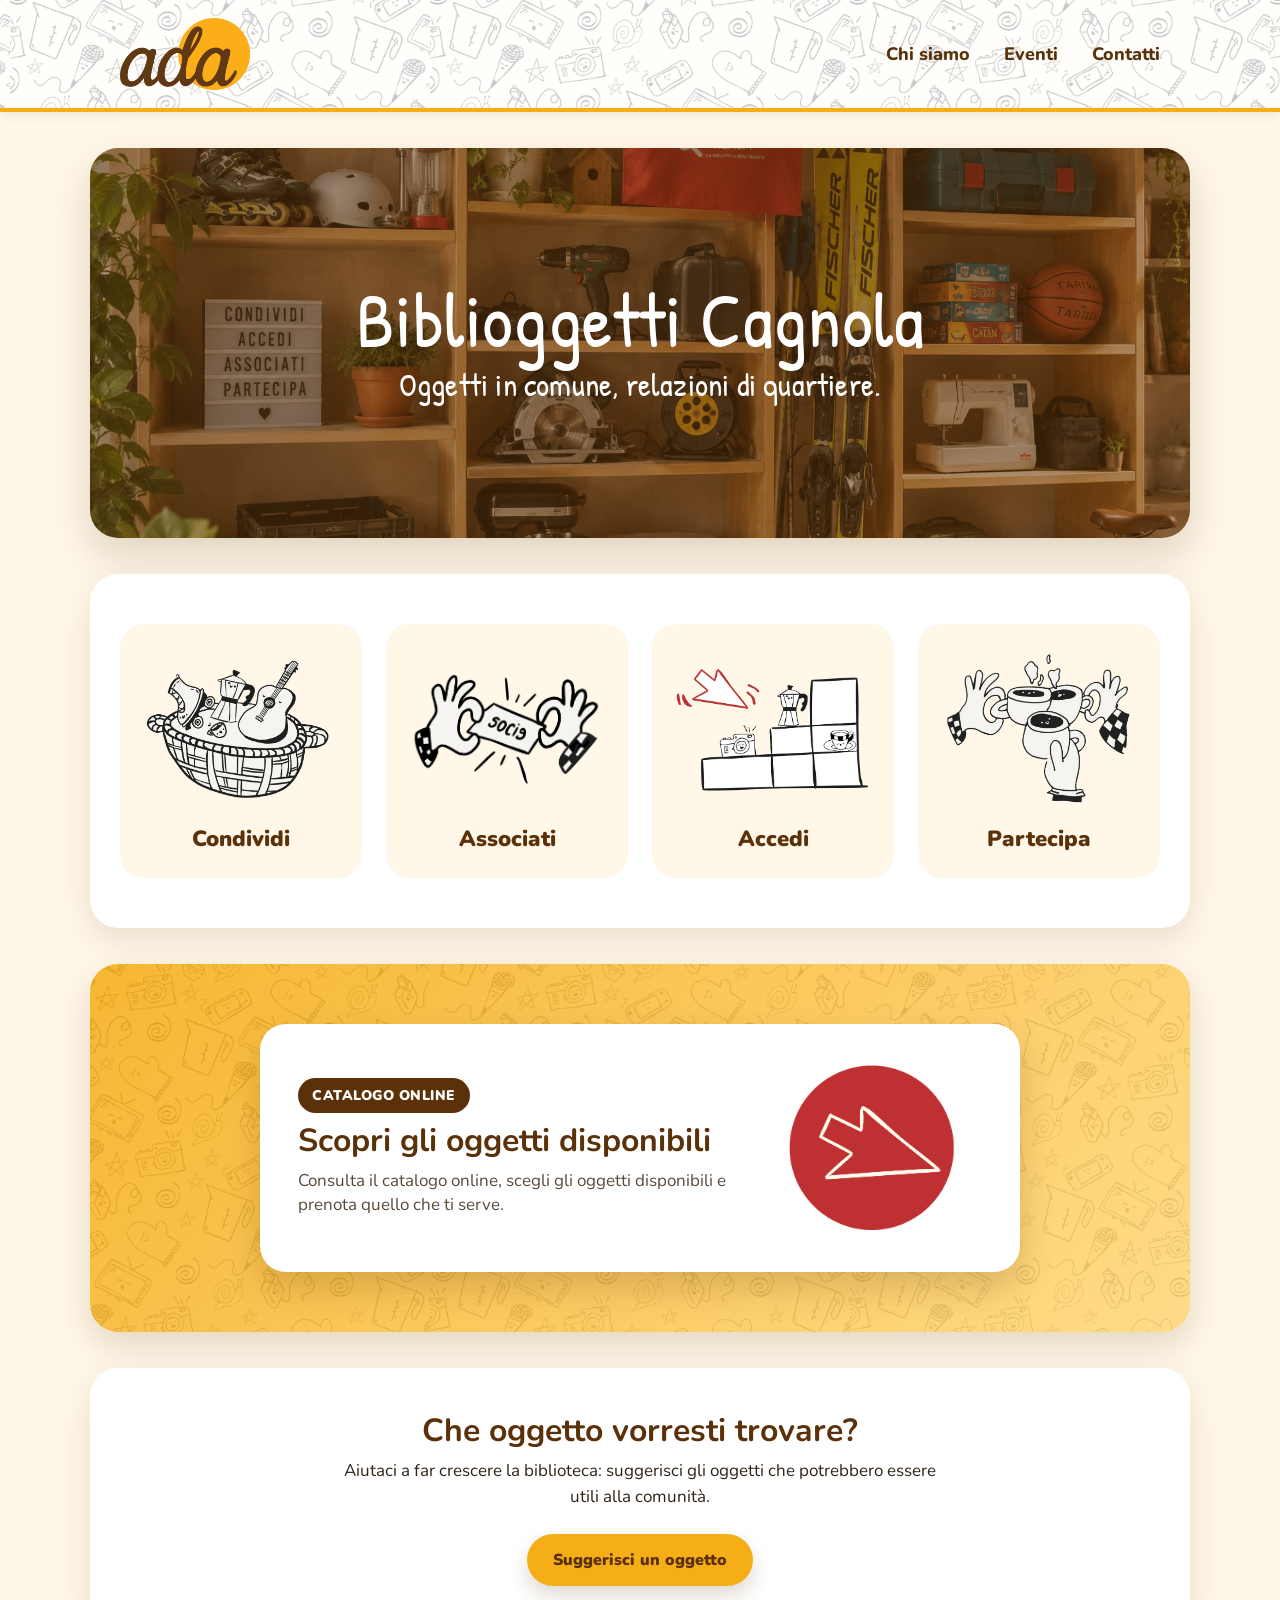
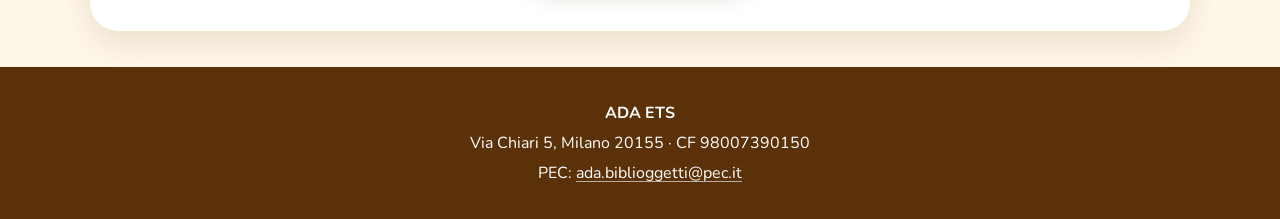
<file: index.html>
<!DOCTYPE html>
<html lang="it">
<head>
  <meta charset="UTF-8">
  <meta name="viewport" content="width=device-width, initial-scale=1.0">
  <title>Biblioggetti Cagnola - Biblioteca degli Oggetti</title>
  <link rel="preconnect" href="https://fonts.googleapis.com">
  <link rel="preconnect" href="https://fonts.gstatic.com" crossorigin>
  <link href="https://fonts.googleapis.com/css2?family=Nunito:wght@600;700;800;900&display=swap" rel="stylesheet">
  <link rel="stylesheet" href="style.css?v=20260829-hero-catalog-menu-fix">
</head>
<body>
<header>
  <div class="header-container">
    <a class="logo" href="index.html" aria-label="Vai alla home">
      <img src="logo.png" alt="Logo ADA">
    </a>

    <nav aria-label="Menu principale">
      <ul class="menu">
        <li class="menu-item">
          <a href="manifesto.html">Chi siamo</a>
          <ul class="dropdown">
            <li><a href="manifesto.html">Manifesto</a></li>
          </ul>
        </li>
        <li class="menu-item">
          <a href="calendario.html">Eventi</a>
          <ul class="dropdown">
            <li><a href="calendario.html">Calendario</a></li>
            <li><a href="storia.html">Storia</a></li>
          </ul>
        </li>
        <li class="menu-item">
          <a href="contatti.html">Contatti</a>
          <ul class="dropdown">
            <li><a href="dove-ci-trovi.html">Dove ci trovi</a></li>
            <li><a href="contatti.html">Contatti</a></li>
          </ul>
        </li>
      </ul>
    </nav>

    <button class="mobile-menu-button" type="button" aria-label="Apri il menu" aria-expanded="false" aria-controls="mobile-menu">
      <span aria-hidden="true"></span>
      <span aria-hidden="true"></span>
      <span aria-hidden="true"></span>
    </button>

    <nav class="mobile-menu-panel" id="mobile-menu" aria-label="Menu mobile">
      <a aria-current="page" href="index.html">Home</a>
      <a href="manifesto.html">Manifesto</a>
      <a href="calendario.html">Calendario</a>
      <a href="storia.html">Storia</a>
      <a href="dove-ci-trovi.html">Dove ci trovi</a>
      <a href="contatti.html">Contatti</a>
    </nav>
  </div>
</header>


<main>
  <section class="hero">
    <div class="hero-text">
      <h1>Biblioggetti Cagnola</h1>
      <p>Oggetti in comune, relazioni di quartiere.</p>
    </div>
  </section>

  <section class="features" aria-label="Azioni principali">
    <article class="feature" tabindex="0">
      <div class="feature-inner">
        <div class="feature-face feature-front">
          <img src="card-condividi.png" alt="Oggetti messi in comune">
          <p>Condividi</p>
        </div>
        <div class="feature-face feature-back">
          <h2>Condividi</h2>
          <p>Porta almeno un oggetto in ottimo stato.</p>
        </div>
      </div>
    </article>

    <article class="feature" tabindex="0">
      <div class="feature-inner">
        <div class="feature-face feature-front">
          <img src="card-associati.png" alt="Tessera associativa">
          <p>Associati</p>
        </div>
        <div class="feature-face feature-back">
          <h2>Associati</h2>
          <p>Attiva la tessera al prezzo di 15€.</p>
        </div>
      </div>
    </article>

    <article class="feature" tabindex="0">
      <div class="feature-inner">
        <div class="feature-face feature-front">
          <img src="card-accedi.png" alt="Accesso al catalogo">
          <p>Accedi</p>
        </div>
        <div class="feature-face feature-back">
          <h2>Accedi</h2>
          <p>Seleziona gli oggetti che desideri, prenotali e vieni a ritirarli.</p>
        </div>
      </div>
    </article>

    <article class="feature" tabindex="0">
      <div class="feature-inner">
        <div class="feature-face feature-front">
          <img src="card-partecipa.png" alt="Partecipazione alla biblioteca">
          <p>Partecipa</p>
        </div>
        <div class="feature-face feature-back">
          <h2>Partecipa</h2>
          <p>Ripara, sistema, tieni aperta la biblioteca e prenditene cura.</p>
        </div>
      </div>
    </article>
  </section>

  <section class="catalogo" aria-labelledby="catalogo-title">
    <div class="catalog-card">
      <div class="catalog-text">
        <span>Catalogo online</span>
        <h2 id="catalogo-title">
          <a class="catalog-title-link" href="https://prealpi.leila.srl/" target="_blank" rel="noopener">Scopri gli oggetti disponibili</a>
        </h2>
        <p>Consulta il catalogo online, scegli gli oggetti disponibili e prenota quello che ti serve.</p>
      </div>
      <a class="catalog-illustration catalog-arrow-link" href="https://prealpi.leila.srl/" target="_blank" rel="noopener" aria-label="Apri il catalogo online">
        <img src="catalogo-freccia.png" alt="">
      </a>
    </div>
  </section>

  <section class="extra wishlist">
    <h2>Che oggetto vorresti trovare?</h2>
    <p>Aiutaci a far crescere la biblioteca: suggerisci gli oggetti che potrebbero essere utili alla comunità.</p>
    <a class="wishlist-button" href="mailto:ada.biblioggetti@yahoo.com?subject=Suggerimento%20oggetto%20per%20Biblioggetti">Suggerisci un oggetto</a>
  </section>
</main>

<footer>
  <p><strong>ADA ETS</strong></p>
  <p>Via Chiari 5, Milano 20155 · CF 98007390150</p>
  <p>PEC: <a href="mailto:ada.biblioggetti@pec.it">ada.biblioggetti@pec.it</a></p>
</footer>
<script>
(function () {
  var button = document.querySelector('.mobile-menu-button');
  var panel = document.querySelector('.mobile-menu-panel');

  if (!button || !panel) {
    return;
  }

  function closeMenu() {
    document.body.classList.remove('menu-open');
    button.setAttribute('aria-expanded', 'false');
    button.setAttribute('aria-label', 'Apri il menu');
  }

  button.addEventListener('click', function () {
    var isOpen = document.body.classList.toggle('menu-open');
    button.setAttribute('aria-expanded', isOpen ? 'true' : 'false');
    button.setAttribute('aria-label', isOpen ? 'Chiudi il menu' : 'Apri il menu');
  });

  panel.addEventListener('click', function (event) {
    if (event.target.tagName === 'A') {
      closeMenu();
    }
  });

  document.addEventListener('keydown', function (event) {
    if (event.key === 'Escape') {
      closeMenu();
    }
  });
}());
</script>
</body>
</html>
</file>
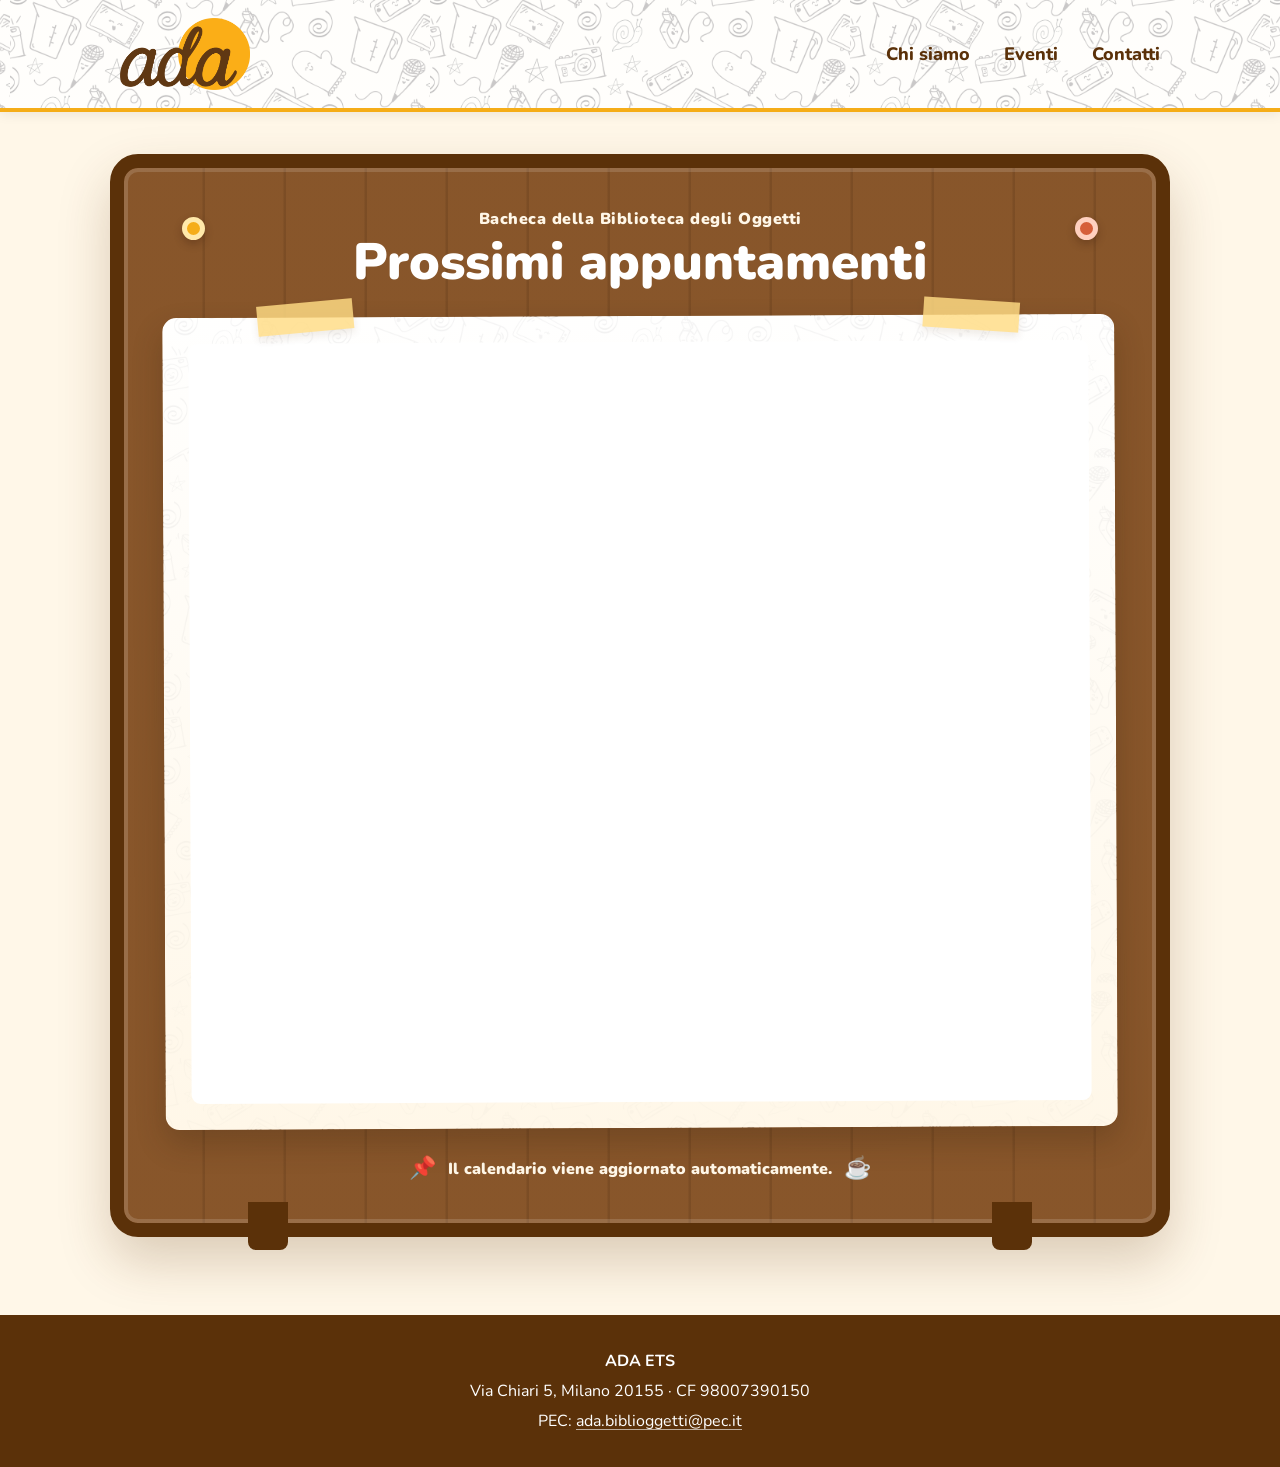
<file: calendario.html>
<!DOCTYPE html>
<html lang="it">
<head>
  <meta charset="UTF-8">
  <meta name="viewport" content="width=device-width, initial-scale=1.0">
  <title>Calendario - Biblioggetti Cagnola</title>
  <link rel="preconnect" href="https://fonts.googleapis.com">
  <link rel="preconnect" href="https://fonts.gstatic.com" crossorigin>
  <link href="https://fonts.googleapis.com/css2?family=Nunito:wght@600;700;800;900&display=swap" rel="stylesheet">
  <link rel="stylesheet" href="style.css?v=20260829-produzione">
</head>
<body>
<header>
  <div class="header-container">
    <a class="logo" href="index.html" aria-label="Vai alla home">
      <img src="logo.png" alt="Logo ADA">
    </a>

    <nav aria-label="Menu principale">
      <ul class="menu">
        <li class="menu-item">
          <a href="manifesto.html">Chi siamo</a>
          <ul class="dropdown">
            <li><a href="manifesto.html">Manifesto</a></li>
          </ul>
        </li>
        <li class="menu-item">
          <a href="calendario.html">Eventi</a>
          <ul class="dropdown">
            <li><a aria-current="page" href="calendario.html">Calendario</a></li>
            <li><a href="storia.html">Storia</a></li>
          </ul>
        </li>
        <li class="menu-item">
          <a href="contatti.html">Contatti</a>
          <ul class="dropdown">
            <li><a href="dove-ci-trovi.html">Dove ci trovi</a></li>
            <li><a href="contatti.html">Contatti</a></li>
          </ul>
        </li>
      </ul>
    </nav>

    <button class="mobile-menu-button" type="button" aria-label="Apri il menu" aria-expanded="false" aria-controls="mobile-menu">
      <span aria-hidden="true"></span>
      <span aria-hidden="true"></span>
      <span aria-hidden="true"></span>
    </button>

    <nav class="mobile-menu-panel" id="mobile-menu" aria-label="Menu mobile">
      <a href="index.html">Home</a>
      <a href="manifesto.html">Manifesto</a>
      <a aria-current="page" href="calendario.html">Calendario</a>
      <a href="storia.html">Storia</a>
      <a href="dove-ci-trovi.html">Dove ci trovi</a>
      <a href="contatti.html">Contatti</a>
    </nav>
  </div>
</header>


<main class="calendar-board-page">
  <section class="object-noticeboard" aria-label="Bacheca degli appuntamenti">
    <div class="noticeboard-heading">
      <span class="noticeboard-pin noticeboard-pin-left" aria-hidden="true"></span>
      <div>
        <p class="noticeboard-heading-small">Bacheca della Biblioteca degli Oggetti</p>
        <h1>Prossimi appuntamenti</h1>
      </div>
      <span class="noticeboard-pin noticeboard-pin-right" aria-hidden="true"></span>
    </div>

    <div class="calendar-paper-board">
      <iframe class="google-calendar-board calendar-desktop" src="https://calendar.google.com/calendar/embed?src=ada.biblioggetti%40yahoo.com&ctz=Europe%2FRome" title="Calendario degli appuntamenti della Biblioteca degli Oggetti" loading="lazy"></iframe>
      <iframe class="google-calendar-board calendar-mobile" src="https://calendar.google.com/calendar/embed?src=ada.biblioggetti%40yahoo.com&ctz=Europe%2FRome&mode=AGENDA" title="Elenco appuntamenti della Biblioteca degli Oggetti" loading="lazy"></iframe>
    </div>

    <div class="noticeboard-caption">
      <span aria-hidden="true">📌</span>
      <p>Il calendario viene aggiornato automaticamente.</p>
      <span aria-hidden="true">☕</span>
    </div>
  </section>
</main>

<footer>
  <p><strong>ADA ETS</strong></p>
  <p>Via Chiari 5, Milano 20155 · CF 98007390150</p>
  <p>PEC: <a href="mailto:ada.biblioggetti@pec.it">ada.biblioggetti@pec.it</a></p>
</footer>
<script>
(function () {
  var button = document.querySelector('.mobile-menu-button');
  var panel = document.querySelector('.mobile-menu-panel');

  if (!button || !panel) {
    return;
  }

  function closeMenu() {
    document.body.classList.remove('menu-open');
    button.setAttribute('aria-expanded', 'false');
    button.setAttribute('aria-label', 'Apri il menu');
  }

  button.addEventListener('click', function () {
    var isOpen = document.body.classList.toggle('menu-open');
    button.setAttribute('aria-expanded', isOpen ? 'true' : 'false');
    button.setAttribute('aria-label', isOpen ? 'Chiudi il menu' : 'Apri il menu');
  });

  panel.addEventListener('click', function (event) {
    if (event.target.tagName === 'A') {
      closeMenu();
    }
  });

  document.addEventListener('keydown', function (event) {
    if (event.key === 'Escape') {
      closeMenu();
    }
  });
}());
</script>
</body>
</html>
</file>
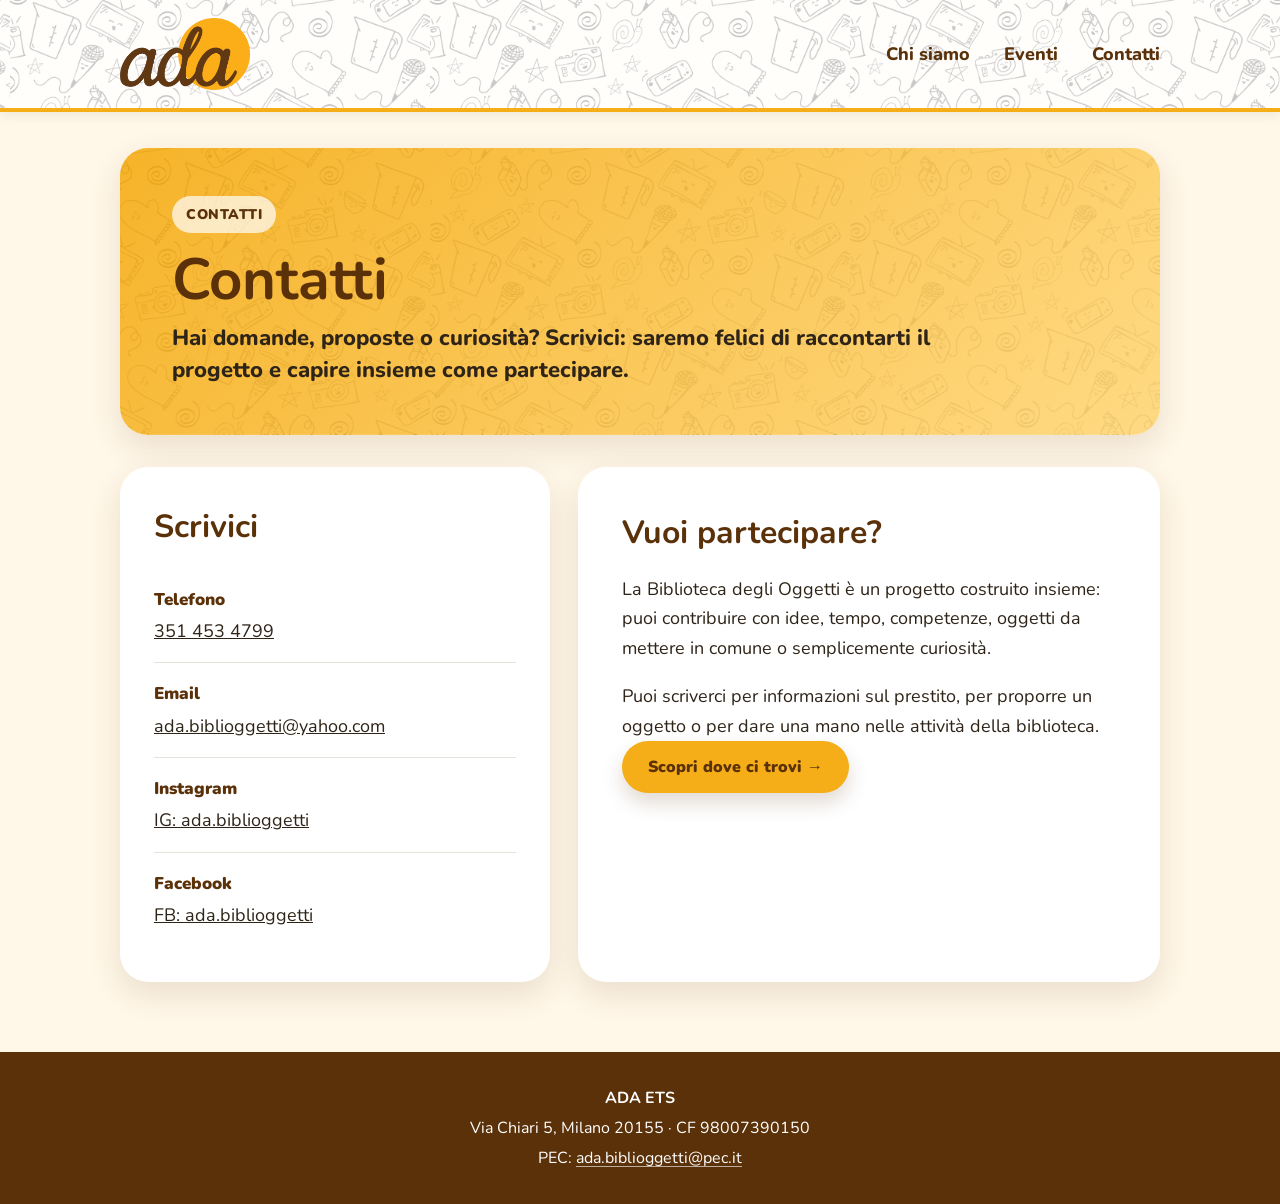
<file: contatti.html>
<!DOCTYPE html>
<html lang="it">
<head>
  <meta charset="UTF-8">
  <meta name="viewport" content="width=device-width, initial-scale=1.0">
  <title>Contatti - Biblioggetti Cagnola</title>
  <link rel="preconnect" href="https://fonts.googleapis.com">
  <link rel="preconnect" href="https://fonts.gstatic.com" crossorigin>
  <link href="https://fonts.googleapis.com/css2?family=Nunito:wght@600;700;800;900&display=swap" rel="stylesheet">
  <link rel="stylesheet" href="style.css?v=20260829-produzione">
</head>
<body>
<header>
  <div class="header-container">
    <a class="logo" href="index.html" aria-label="Vai alla home">
      <img src="logo.png" alt="Logo ADA">
    </a>

    <nav aria-label="Menu principale">
      <ul class="menu">
        <li class="menu-item">
          <a href="manifesto.html">Chi siamo</a>
          <ul class="dropdown">
            <li><a href="manifesto.html">Manifesto</a></li>
          </ul>
        </li>
        <li class="menu-item">
          <a href="calendario.html">Eventi</a>
          <ul class="dropdown">
            <li><a href="calendario.html">Calendario</a></li>
            <li><a href="storia.html">Storia</a></li>
          </ul>
        </li>
        <li class="menu-item">
          <a href="contatti.html">Contatti</a>
          <ul class="dropdown">
            <li><a href="dove-ci-trovi.html">Dove ci trovi</a></li>
            <li><a aria-current="page" href="contatti.html">Contatti</a></li>
          </ul>
        </li>
      </ul>
    </nav>

    <button class="mobile-menu-button" type="button" aria-label="Apri il menu" aria-expanded="false" aria-controls="mobile-menu">
      <span aria-hidden="true"></span>
      <span aria-hidden="true"></span>
      <span aria-hidden="true"></span>
    </button>

    <nav class="mobile-menu-panel" id="mobile-menu" aria-label="Menu mobile">
      <a href="index.html">Home</a>
      <a href="manifesto.html">Manifesto</a>
      <a href="calendario.html">Calendario</a>
      <a href="storia.html">Storia</a>
      <a href="dove-ci-trovi.html">Dove ci trovi</a>
      <a aria-current="page" href="contatti.html">Contatti</a>
    </nav>
  </div>
</header>


<main class="contact-page">
  <section class="contact-intro">
    <span class="page-tag">Contatti</span>
    <h1>Contatti</h1>
    <p>Hai domande, proposte o curiosità? Scrivici: saremo felici di raccontarti il progetto e capire insieme come partecipare.</p>
  </section>

  <section class="contact-content">
    <div class="contact-card">
      <h2>Scrivici</h2>
      <div class="contact-row">
        <strong>Telefono</strong>
        <span><a href="tel:+393514534799">351 453 4799</a></span>
      </div>
      <div class="contact-row">
        <strong>Email</strong>
        <span><a href="mailto:ada.biblioggetti@yahoo.com">ada.biblioggetti@yahoo.com</a></span>
      </div>
      <div class="contact-row">
        <strong>Instagram</strong>
        <span><a href="https://www.instagram.com/ada.biblioggetti" target="_blank" rel="noopener">IG: ada.biblioggetti</a></span>
      </div>
      <div class="contact-row">
        <strong>Facebook</strong>
        <span><a href="https://www.facebook.com/ada.biblioggetti" target="_blank" rel="noopener">FB: ada.biblioggetti</a></span>
      </div>
    </div>

    <div class="contact-message">
      <h2>Vuoi partecipare?</h2>
      <p>La Biblioteca degli Oggetti è un progetto costruito insieme: puoi contribuire con idee, tempo, competenze, oggetti da mettere in comune o semplicemente curiosità.</p>
      <p>Puoi scriverci per informazioni sul prestito, per proporre un oggetto o per dare una mano nelle attività della biblioteca.</p>
      <a class="contact-secondary-link" href="dove-ci-trovi.html">Scopri dove ci trovi →</a>
    </div>
  </section>
</main>

<footer>
  <p><strong>ADA ETS</strong></p>
  <p>Via Chiari 5, Milano 20155 · CF 98007390150</p>
  <p>PEC: <a href="mailto:ada.biblioggetti@pec.it">ada.biblioggetti@pec.it</a></p>
</footer>
<script>
(function () {
  var button = document.querySelector('.mobile-menu-button');
  var panel = document.querySelector('.mobile-menu-panel');

  if (!button || !panel) {
    return;
  }

  function closeMenu() {
    document.body.classList.remove('menu-open');
    button.setAttribute('aria-expanded', 'false');
    button.setAttribute('aria-label', 'Apri il menu');
  }

  button.addEventListener('click', function () {
    var isOpen = document.body.classList.toggle('menu-open');
    button.setAttribute('aria-expanded', isOpen ? 'true' : 'false');
    button.setAttribute('aria-label', isOpen ? 'Chiudi il menu' : 'Apri il menu');
  });

  panel.addEventListener('click', function (event) {
    if (event.target.tagName === 'A') {
      closeMenu();
    }
  });

  document.addEventListener('keydown', function (event) {
    if (event.key === 'Escape') {
      closeMenu();
    }
  });
}());
</script>
</body>
</html>
</file>
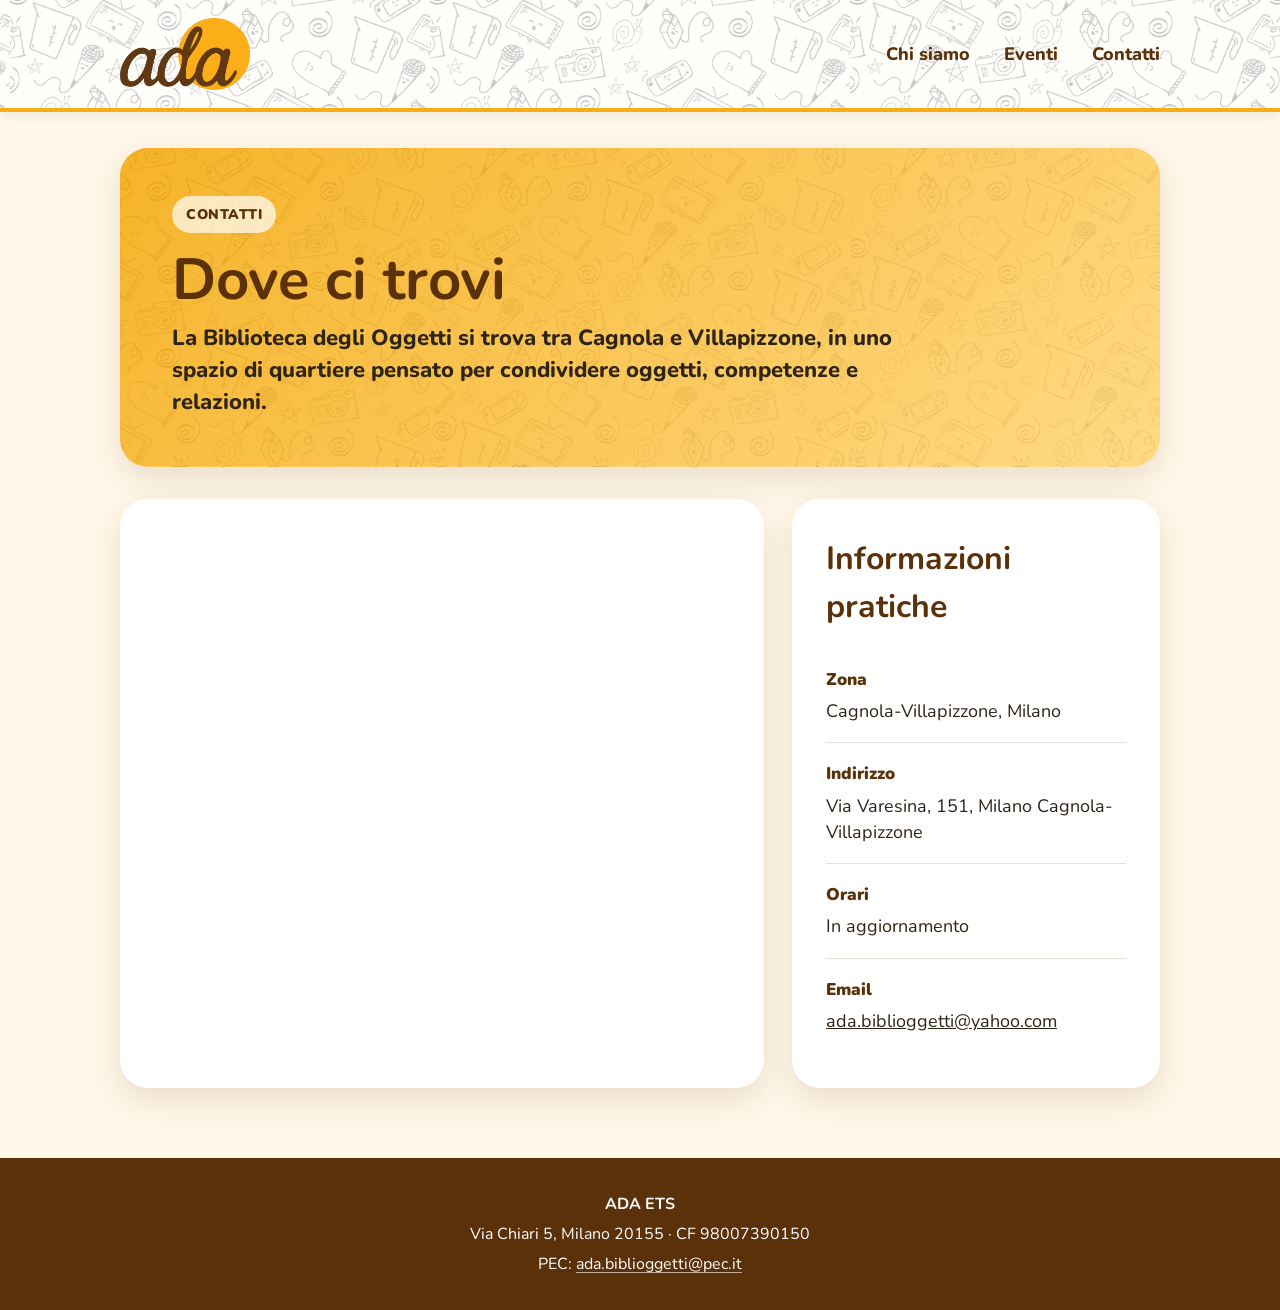
<file: dove-ci-trovi.html>
<!DOCTYPE html>
<html lang="it">
<head>
  <meta charset="UTF-8">
  <meta name="viewport" content="width=device-width, initial-scale=1.0">
  <title>Dove ci trovi - Biblioggetti Cagnola</title>
  <link rel="preconnect" href="https://fonts.googleapis.com">
  <link rel="preconnect" href="https://fonts.gstatic.com" crossorigin>
  <link href="https://fonts.googleapis.com/css2?family=Nunito:wght@600;700;800;900&display=swap" rel="stylesheet">
  <link rel="stylesheet" href="style.css?v=20260829-produzione">
</head>
<body>
<header>
  <div class="header-container">
    <a class="logo" href="index.html" aria-label="Vai alla home">
      <img src="logo.png" alt="Logo ADA">
    </a>

    <nav aria-label="Menu principale">
      <ul class="menu">
        <li class="menu-item">
          <a href="manifesto.html">Chi siamo</a>
          <ul class="dropdown">
            <li><a href="manifesto.html">Manifesto</a></li>
          </ul>
        </li>
        <li class="menu-item">
          <a href="calendario.html">Eventi</a>
          <ul class="dropdown">
            <li><a href="calendario.html">Calendario</a></li>
            <li><a href="storia.html">Storia</a></li>
          </ul>
        </li>
        <li class="menu-item">
          <a href="contatti.html">Contatti</a>
          <ul class="dropdown">
            <li><a aria-current="page" href="dove-ci-trovi.html">Dove ci trovi</a></li>
            <li><a href="contatti.html">Contatti</a></li>
          </ul>
        </li>
      </ul>
    </nav>

    <button class="mobile-menu-button" type="button" aria-label="Apri il menu" aria-expanded="false" aria-controls="mobile-menu">
      <span aria-hidden="true"></span>
      <span aria-hidden="true"></span>
      <span aria-hidden="true"></span>
    </button>

    <nav class="mobile-menu-panel" id="mobile-menu" aria-label="Menu mobile">
      <a href="index.html">Home</a>
      <a href="manifesto.html">Manifesto</a>
      <a href="calendario.html">Calendario</a>
      <a href="storia.html">Storia</a>
      <a aria-current="page" href="dove-ci-trovi.html">Dove ci trovi</a>
      <a href="contatti.html">Contatti</a>
    </nav>
  </div>
</header>


<main class="where-page">
  <section class="where-intro">
    <span class="page-tag">Contatti</span>
    <h1>Dove ci trovi</h1>
    <p>La Biblioteca degli Oggetti si trova tra Cagnola e Villapizzone, in uno spazio di quartiere pensato per condividere oggetti, competenze e relazioni.</p>
  </section>

  <section class="where-content">
    <div class="where-map-placeholder where-map-card">
      <iframe
        class="where-map"
        src="https://www.google.com/maps?q=Via%20Varesina%2C%20151%2C%20Milano&output=embed"
        title="Mappa per raggiungere la Biblioteca degli Oggetti in Via Varesina 151, Milano"
        loading="lazy"
        referrerpolicy="no-referrer-when-downgrade">
      </iframe>
    </div>

    <div class="where-info-card">
      <h2>Informazioni pratiche</h2>
      <div class="where-info-row">
        <strong>Zona</strong>
        <span>Cagnola-Villapizzone, Milano</span>
      </div>
      <div class="where-info-row">
        <strong>Indirizzo</strong>
        <span>Via Varesina, 151, Milano Cagnola-Villapizzone</span>
      </div>
      <div class="where-info-row">
        <strong>Orari</strong>
        <span>In aggiornamento</span>
      </div>
      <div class="where-info-row">
        <strong>Email</strong>
        <span><a href="mailto:ada.biblioggetti@yahoo.com">ada.biblioggetti@yahoo.com</a></span>
      </div>
    </div>
  </section>
</main>

<footer>
  <p><strong>ADA ETS</strong></p>
  <p>Via Chiari 5, Milano 20155 · CF 98007390150</p>
  <p>PEC: <a href="mailto:ada.biblioggetti@pec.it">ada.biblioggetti@pec.it</a></p>
</footer>
<script>
(function () {
  var button = document.querySelector('.mobile-menu-button');
  var panel = document.querySelector('.mobile-menu-panel');

  if (!button || !panel) {
    return;
  }

  function closeMenu() {
    document.body.classList.remove('menu-open');
    button.setAttribute('aria-expanded', 'false');
    button.setAttribute('aria-label', 'Apri il menu');
  }

  button.addEventListener('click', function () {
    var isOpen = document.body.classList.toggle('menu-open');
    button.setAttribute('aria-expanded', isOpen ? 'true' : 'false');
    button.setAttribute('aria-label', isOpen ? 'Chiudi il menu' : 'Apri il menu');
  });

  panel.addEventListener('click', function (event) {
    if (event.target.tagName === 'A') {
      closeMenu();
    }
  });

  document.addEventListener('keydown', function (event) {
    if (event.key === 'Escape') {
      closeMenu();
    }
  });
}());
</script>
</body>
</html>
</file>
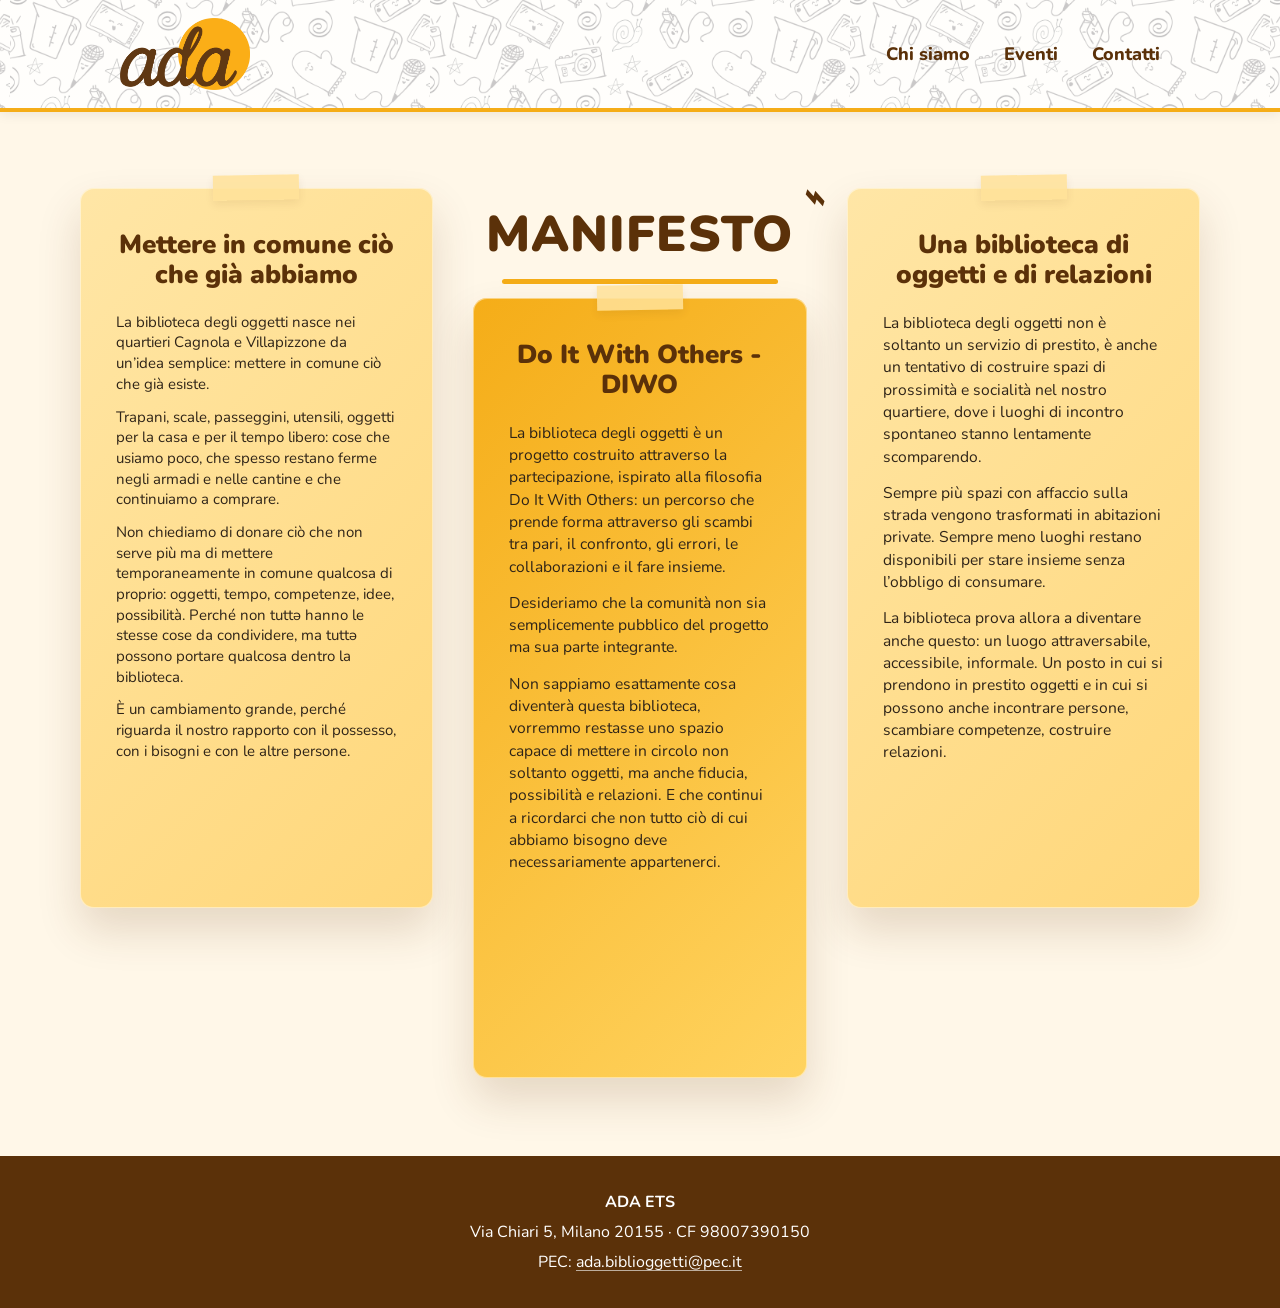
<file: manifesto.html>
<!DOCTYPE html>
<html lang="it">
<head>
  <meta charset="UTF-8">
  <meta name="viewport" content="width=device-width, initial-scale=1.0">
  <title>Manifesto - Biblioggetti Cagnola</title>
  <link rel="preconnect" href="https://fonts.googleapis.com">
  <link rel="preconnect" href="https://fonts.gstatic.com" crossorigin>
  <link href="https://fonts.googleapis.com/css2?family=Nunito:wght@600;700;800;900&display=swap" rel="stylesheet">
  <link rel="stylesheet" href="style.css?v=20260829-produzione">
</head>
<body>
<header>
  <div class="header-container">
    <a class="logo" href="index.html" aria-label="Vai alla home">
      <img src="logo.png" alt="Logo ADA">
    </a>

    <nav aria-label="Menu principale">
      <ul class="menu">
        <li class="menu-item">
          <a href="manifesto.html">Chi siamo</a>
          <ul class="dropdown">
            <li><a aria-current="page" href="manifesto.html">Manifesto</a></li>
          </ul>
        </li>
        <li class="menu-item">
          <a href="calendario.html">Eventi</a>
          <ul class="dropdown">
            <li><a href="calendario.html">Calendario</a></li>
            <li><a href="storia.html">Storia</a></li>
          </ul>
        </li>
        <li class="menu-item">
          <a href="contatti.html">Contatti</a>
          <ul class="dropdown">
            <li><a href="dove-ci-trovi.html">Dove ci trovi</a></li>
            <li><a href="contatti.html">Contatti</a></li>
          </ul>
        </li>
      </ul>
    </nav>

    <button class="mobile-menu-button" type="button" aria-label="Apri il menu" aria-expanded="false" aria-controls="mobile-menu">
      <span aria-hidden="true"></span>
      <span aria-hidden="true"></span>
      <span aria-hidden="true"></span>
    </button>

    <nav class="mobile-menu-panel" id="mobile-menu" aria-label="Menu mobile">
      <a href="index.html">Home</a>
      <a aria-current="page" href="manifesto.html">Manifesto</a>
      <a href="calendario.html">Calendario</a>
      <a href="storia.html">Storia</a>
      <a href="dove-ci-trovi.html">Dove ci trovi</a>
      <a href="contatti.html">Contatti</a>
    </nav>
  </div>
</header>


<main class="manifesto-wall">
  <h1 class="mobile-page-title">Manifesto</h1>
  <section class="manifesto-composition" aria-label="Manifesto della Biblioteca degli Oggetti">
    <article class="manifesto-sheet sheet-left">
      <div class="tape" aria-hidden="true"></div>
      <h1>Mettere in comune ciò che già abbiamo</h1>
      <p>La biblioteca degli oggetti nasce nei quartieri Cagnola e Villapizzone da un’idea semplice: mettere in comune ciò che già esiste.</p>
      <p>Trapani, scale, passeggini, utensili, oggetti per la casa e per il tempo libero: cose che usiamo poco, che spesso restano ferme negli armadi e nelle cantine e che continuiamo a comprare.</p>
      <p>Non chiediamo di donare ciò che non serve più ma di mettere temporaneamente in comune qualcosa di proprio: oggetti, tempo, competenze, idee, possibilità. Perché non tuttə hanno le stesse cose da condividere, ma tuttə possono portare qualcosa dentro la biblioteca.</p>
      <p>È un cambiamento grande, perché riguarda il nostro rapporto con il possesso, con i bisogni e con le altre persone.</p>
    </article>

    <div class="manifesto-center-block">
      <div class="manifesto-title" aria-hidden="true">
        <span>Manifesto</span>
      </div>

      <article class="manifesto-sheet sheet-center">
        <div class="tape" aria-hidden="true"></div>
        <h1>Do It With Others - DIWO</h1>
        <p>La biblioteca degli oggetti è un progetto costruito attraverso la partecipazione, ispirato alla filosofia Do It With Others: un percorso che prende forma attraverso gli scambi tra pari, il confronto, gli errori, le collaborazioni e il fare insieme.</p>
        <p>Desideriamo che la comunità non sia semplicemente pubblico del progetto ma sua parte integrante.</p>
        <p>Non sappiamo esattamente cosa diventerà questa biblioteca, vorremmo restasse uno spazio capace di mettere in circolo non soltanto oggetti, ma anche fiducia, possibilità e relazioni. E che continui a ricordarci che non tutto ciò di cui abbiamo bisogno deve necessariamente appartenerci.</p>
      </article>
    </div>

    <article class="manifesto-sheet sheet-right">
      <div class="tape" aria-hidden="true"></div>
      <h1>Una biblioteca di oggetti e di relazioni</h1>
      <p>La biblioteca degli oggetti non è soltanto un servizio di prestito, è anche un tentativo di costruire spazi di prossimità e socialità nel nostro quartiere, dove i luoghi di incontro spontaneo stanno lentamente scomparendo.</p>
      <p>Sempre più spazi con affaccio sulla strada vengono trasformati in abitazioni private. Sempre meno luoghi restano disponibili per stare insieme senza l’obbligo di consumare.</p>
      <p>La biblioteca prova allora a diventare anche questo: un luogo attraversabile, accessibile, informale. Un posto in cui si prendono in prestito oggetti e in cui si possono anche incontrare persone, scambiare competenze, costruire relazioni.</p>
    </article>
  </section>
</main>

<footer>
  <p><strong>ADA ETS</strong></p>
  <p>Via Chiari 5, Milano 20155 · CF 98007390150</p>
  <p>PEC: <a href="mailto:ada.biblioggetti@pec.it">ada.biblioggetti@pec.it</a></p>
</footer>
<script>
(function () {
  var button = document.querySelector('.mobile-menu-button');
  var panel = document.querySelector('.mobile-menu-panel');

  if (!button || !panel) {
    return;
  }

  function closeMenu() {
    document.body.classList.remove('menu-open');
    button.setAttribute('aria-expanded', 'false');
    button.setAttribute('aria-label', 'Apri il menu');
  }

  button.addEventListener('click', function () {
    var isOpen = document.body.classList.toggle('menu-open');
    button.setAttribute('aria-expanded', isOpen ? 'true' : 'false');
    button.setAttribute('aria-label', isOpen ? 'Chiudi il menu' : 'Apri il menu');
  });

  panel.addEventListener('click', function (event) {
    if (event.target.tagName === 'A') {
      closeMenu();
    }
  });

  document.addEventListener('keydown', function (event) {
    if (event.key === 'Escape') {
      closeMenu();
    }
  });
}());
</script>
</body>
</html>
</file>
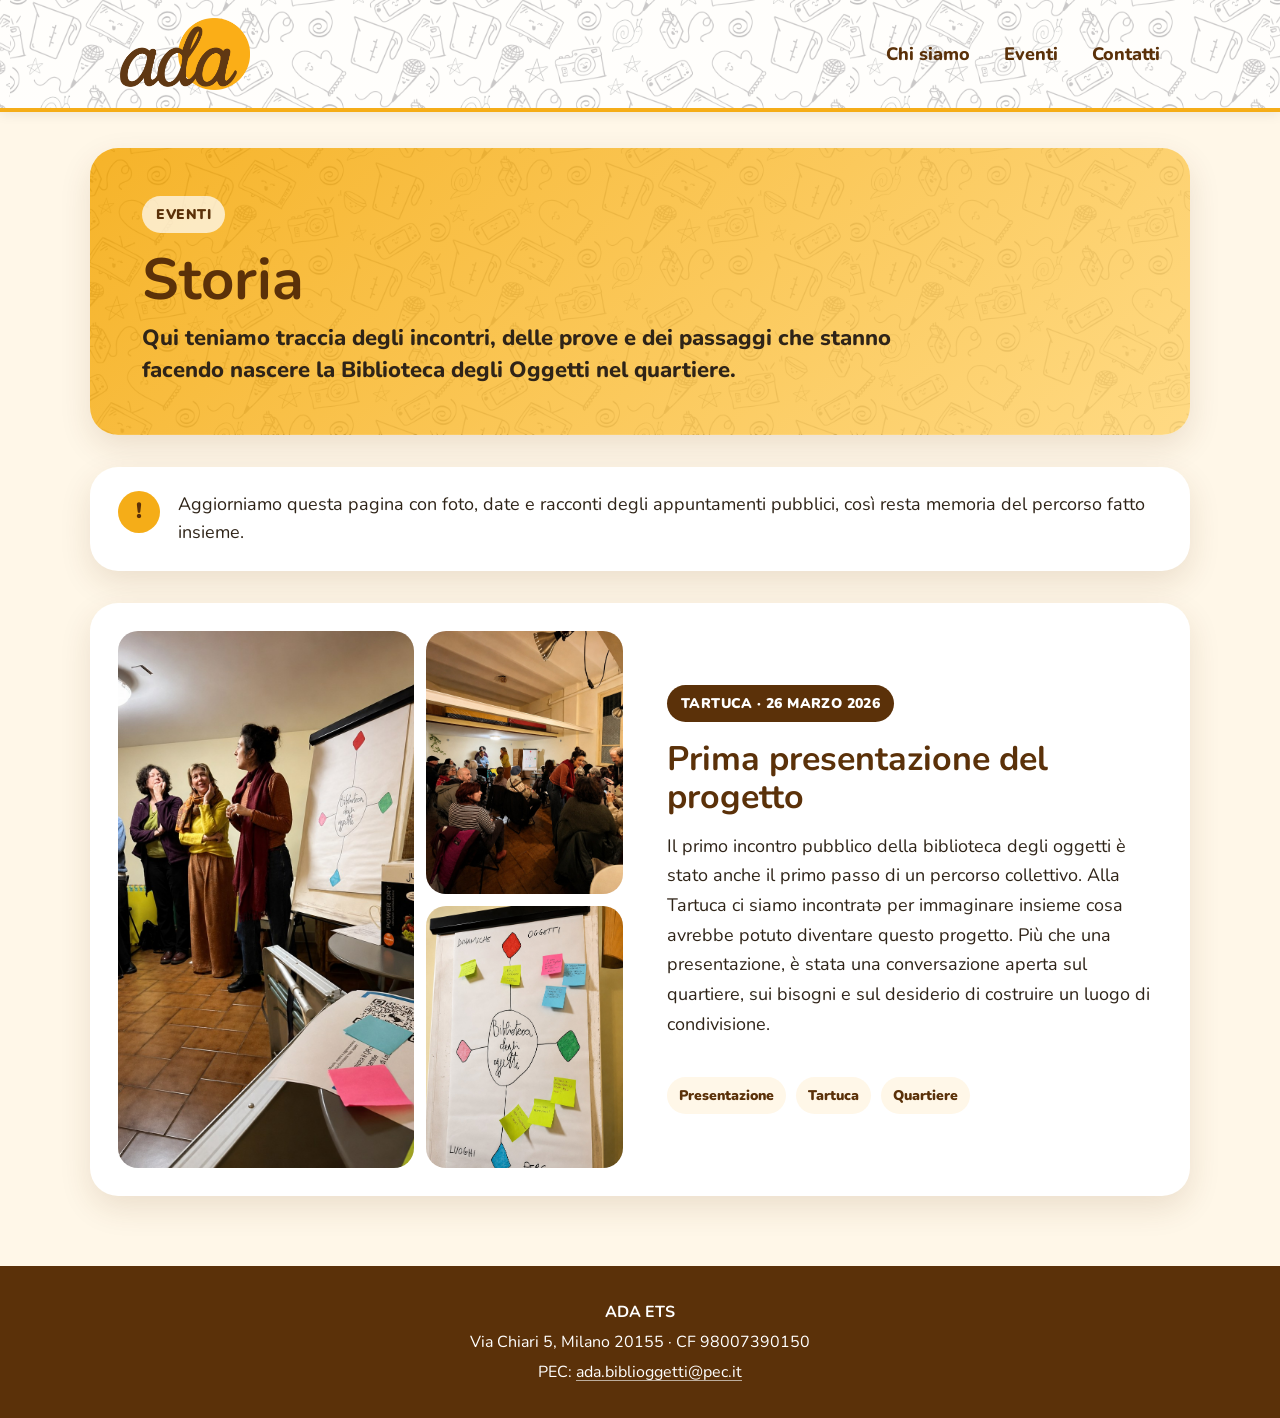
<file: storia.html>
<!DOCTYPE html>
<html lang="it">
<head>
  <meta charset="UTF-8">
  <meta name="viewport" content="width=device-width, initial-scale=1.0">
  <title>Storia - Biblioggetti Cagnola</title>
  <link rel="preconnect" href="https://fonts.googleapis.com">
  <link rel="preconnect" href="https://fonts.gstatic.com" crossorigin>
  <link href="https://fonts.googleapis.com/css2?family=Nunito:wght@600;700;800;900&display=swap" rel="stylesheet">
  <link rel="stylesheet" href="style.css?v=20260829-produzione">
</head>
<body>
<header>
  <div class="header-container">
    <a class="logo" href="index.html" aria-label="Vai alla home">
      <img src="logo.png" alt="Logo ADA">
    </a>

    <nav aria-label="Menu principale">
      <ul class="menu">
        <li class="menu-item">
          <a href="manifesto.html">Chi siamo</a>
          <ul class="dropdown">
            <li><a href="manifesto.html">Manifesto</a></li>
          </ul>
        </li>
        <li class="menu-item">
          <a href="calendario.html">Eventi</a>
          <ul class="dropdown">
            <li><a href="calendario.html">Calendario</a></li>
            <li><a aria-current="page" href="storia.html">Storia</a></li>
          </ul>
        </li>
        <li class="menu-item">
          <a href="contatti.html">Contatti</a>
          <ul class="dropdown">
            <li><a href="dove-ci-trovi.html">Dove ci trovi</a></li>
            <li><a href="contatti.html">Contatti</a></li>
          </ul>
        </li>
      </ul>
    </nav>

    <button class="mobile-menu-button" type="button" aria-label="Apri il menu" aria-expanded="false" aria-controls="mobile-menu">
      <span aria-hidden="true"></span>
      <span aria-hidden="true"></span>
      <span aria-hidden="true"></span>
    </button>

    <nav class="mobile-menu-panel" id="mobile-menu" aria-label="Menu mobile">
      <a href="index.html">Home</a>
      <a href="manifesto.html">Manifesto</a>
      <a href="calendario.html">Calendario</a>
      <a aria-current="page" href="storia.html">Storia</a>
      <a href="dove-ci-trovi.html">Dove ci trovi</a>
      <a href="contatti.html">Contatti</a>
    </nav>
  </div>
</header>


<main class="history-page">
  <section class="history-intro">
    <span class="page-tag">Eventi</span>
    <h1>Storia</h1>
    <p>Qui teniamo traccia degli incontri, delle prove e dei passaggi che stanno facendo nascere la Biblioteca degli Oggetti nel quartiere.</p>
  </section>

  <section class="history-note">
    <div class="history-note-marker" aria-hidden="true">!</div>
    <p>Aggiorniamo questa pagina con foto, date e racconti degli appuntamenti pubblici, così resta memoria del percorso fatto insieme.</p>
  </section>

  <section class="history-timeline" aria-label="Archivio eventi">
    <article class="history-event">
      <div class="history-event-photos">
        <figure class="history-photo is-main">
          <img src="storia-presentazione-1.jpg" alt="Primo incontro pubblico della Biblioteca degli Oggetti alla Tartuca">
        </figure>
        <figure class="history-photo">
          <img src="storia-presentazione-2.jpg" alt="Partecipanti durante l'incontro pubblico della Biblioteca degli Oggetti">
        </figure>
        <figure class="history-photo">
          <img src="storia-presentazione-3.jpg" alt="Cartellone con post-it raccolti durante l'incontro">
        </figure>
      </div>

      <div class="history-event-text">
        <div class="history-date">Tartuca · 26 marzo 2026</div>
        <h2>Prima presentazione del progetto</h2>
        <p>Il primo incontro pubblico della biblioteca degli oggetti è stato anche il primo passo di un percorso collettivo. Alla Tartuca ci siamo incontratə per immaginare insieme cosa avrebbe potuto diventare questo progetto. Più che una presentazione, è stata una conversazione aperta sul quartiere, sui bisogni e sul desiderio di costruire un luogo di condivisione.</p>
        <div class="history-tags" aria-label="Parole chiave evento">
          <span>Presentazione</span>
          <span>Tartuca</span>
          <span>Quartiere</span>
        </div>
      </div>
    </article>
  </section>
</main>

<footer>
  <p><strong>ADA ETS</strong></p>
  <p>Via Chiari 5, Milano 20155 · CF 98007390150</p>
  <p>PEC: <a href="mailto:ada.biblioggetti@pec.it">ada.biblioggetti@pec.it</a></p>
</footer>
<script>
(function () {
  var button = document.querySelector('.mobile-menu-button');
  var panel = document.querySelector('.mobile-menu-panel');

  if (!button || !panel) {
    return;
  }

  function closeMenu() {
    document.body.classList.remove('menu-open');
    button.setAttribute('aria-expanded', 'false');
    button.setAttribute('aria-label', 'Apri il menu');
  }

  button.addEventListener('click', function () {
    var isOpen = document.body.classList.toggle('menu-open');
    button.setAttribute('aria-expanded', isOpen ? 'true' : 'false');
    button.setAttribute('aria-label', isOpen ? 'Chiudi il menu' : 'Apri il menu');
  });

  panel.addEventListener('click', function (event) {
    if (event.target.tagName === 'A') {
      closeMenu();
    }
  });

  document.addEventListener('keydown', function (event) {
    if (event.key === 'Escape') {
      closeMenu();
    }
  });
}());
</script>
</body>
</html>
</file>
<file: style.css>
@import url("https://fonts.googleapis.com/css2?family=Patrick+Hand&display=swap");

:root {
  --giallo-ada: #f5ad18;
  --giallo-chiaro: #ffd77a;
  --marrone-ada: #5b3109;
  --crema: #fff7e8;
  --crema-scuro: #f3e2c2;
  --testo: #2f2418;
  --bianco: #ffffff;
  --ombra-soft: 0 12px 32px rgba(91, 49, 9, 0.12);
  --ombra-media: 0 18px 42px rgba(91, 49, 9, 0.18);
  --radius-big: 28px;
}

* {
  box-sizing: border-box;
}

html {
  scroll-behavior: smooth;
}

body {
  margin: 0;
  color: var(--testo);
  background-color: var(--crema);
  font-family: "Nunito", Arial, Helvetica, sans-serif;
  line-height: 1.5;
}

img {
  max-width: 100%;
}

a {
  color: inherit;
}

header {
  background-image: linear-gradient(rgba(255,255,255,0.72), rgba(255,255,255,0.72)), url("pattern-sfondo.png");
  background-size: auto, 420px auto;
  background-position: center;
  border-bottom: 4px solid var(--giallo-ada);
  box-shadow: 0 2px 12px rgba(0, 0, 0, 0.08);
}

.header-container {
  max-width: 1100px;
  margin: 0 auto;
  padding: 18px 30px;
  display: flex;
  align-items: center;
  justify-content: space-between;
  gap: 28px;
}

.logo {
  display: inline-flex;
  align-items: center;
  text-decoration: none;
}

.logo img {
  display: block;
  height: 72px;
  width: auto;
}

nav ul {
  margin: 0;
  padding: 0;
  list-style: none;
}

.menu {
  display: flex;
  align-items: center;
  gap: 34px;
}

.menu-item {
  position: relative;
}

.menu-item > a {
  position: relative;
  display: inline-block;
  padding: 12px 0;
  color: var(--marrone-ada);
  font-size: 18px;
  font-weight: 800;
  text-decoration: none;
}

.menu-item > a::after {
  content: "";
  position: absolute;
  left: 0;
  bottom: 4px;
  width: 0;
  height: 3px;
  background-color: var(--giallo-ada);
  border-radius: 999px;
  transition: width 0.25s ease;
}

.menu-item:hover > a::after,
.menu-item > a.active::after {
  width: 100%;
}

.dropdown {
  position: absolute;
  top: 100%;
  right: 0;
  z-index: 10;
  min-width: 230px;
  padding: 10px;
  background-color: var(--bianco);
  border-radius: 18px;
  box-shadow: 0 18px 35px rgba(91, 49, 9, 0.18);
  opacity: 0;
  visibility: hidden;
  transform: translateY(10px);
  transition: opacity 0.22s ease, visibility 0.22s ease, transform 0.22s ease;
}

.menu-item:hover .dropdown,
.menu-item:focus-within .dropdown {
  opacity: 1;
  visibility: visible;
  transform: translateY(0);
}

.dropdown a {
  display: block;
  padding: 12px 14px;
  color: var(--testo);
  text-decoration: none;
  font-size: 15px;
  font-weight: 700;
  border-radius: 12px;
}

.dropdown a:hover,
.dropdown a[aria-current="page"] {
  background-color: var(--crema);
  color: var(--marrone-ada);
}

.hero {
  max-width: 1100px;
  min-height: 390px;
  margin: 36px auto;
  padding: 48px 30px;
  display: flex;
  align-items: center;
  justify-content: center;
  overflow: hidden;
  border-radius: var(--radius-big);
  background: linear-gradient(rgba(91,49,9,0.48), rgba(91,49,9,0.48)), url("hero.jpg") center/cover no-repeat;
  box-shadow: var(--ombra-media);
}

.hero-text {
  max-width: 760px;
  padding: 32px;
  color: var(--bianco);
  text-align: center;
}

.hero h1 {
  margin: 0 0 12px;
  font-family: "Patrick Hand", "Nunito", Arial, Helvetica, sans-serif;
  font-size: clamp(50px, 6.4vw, 76px);
  font-weight: 400;
  line-height: 0.95;
  letter-spacing: 0.4px;
}

.hero p {
  margin: 0;
  font-family: "Patrick Hand", "Nunito", Arial, Helvetica, sans-serif;
  font-size: clamp(24px, 2.8vw, 32px);
  font-weight: 400;
  line-height: 1.08;
  letter-spacing: 0.2px;
}

.features {
  max-width: 1100px;
  margin: 0 auto 36px;
  padding: 50px 30px;
  display: grid;
  grid-template-columns: repeat(4, minmax(0, 1fr));
  gap: 24px;
  background-color: var(--bianco);
  border-radius: var(--radius-big);
  box-shadow: var(--ombra-soft);
}

.feature {
  min-width: 0;
  aspect-ratio: 1 / 1.05;
  border-radius: 24px;
  perspective: 1000px;
  cursor: pointer;
  outline: none;
  transition: transform 0.25s ease;
}

.feature:hover,
.feature:focus,
.feature:focus-within {
  transform: translateY(-8px);
}

.feature-inner {
  position: relative;
  width: 100%;
  height: 100%;
  transition: transform 0.65s ease;
  transform-style: preserve-3d;
}

.feature:hover .feature-inner,
.feature:focus .feature-inner,
.feature:focus-within .feature-inner,
.feature:active .feature-inner {
  transform: rotateY(180deg);
}

.feature-face {
  position: absolute;
  inset: 0;
  padding: 22px;
  display: flex;
  flex-direction: column;
  align-items: center;
  justify-content: space-between;
  overflow: hidden;
  background-color: var(--crema);
  border-radius: 24px;
  box-shadow: 0 0 0 rgba(91, 49, 9, 0);
  backface-visibility: hidden;
  -webkit-backface-visibility: hidden;
  transition: box-shadow 0.25s ease;
}

.feature:hover .feature-face,
.feature:focus .feature-face,
.feature:focus-within .feature-face {
  box-shadow: 0 18px 30px rgba(91, 49, 9, 0.2);
}

.feature-front img {
  width: 100%;
  height: 78%;
  display: block;
  object-fit: contain;
}

.feature-front p {
  margin: 10px 0 0;
  color: var(--marrone-ada);
  font-size: 22px;
  font-weight: 900;
}

.feature-back {
  justify-content: center;
  gap: 14px;
  text-align: center;
  background: linear-gradient(135deg, var(--giallo-ada), var(--giallo-chiaro));
  transform: rotateY(180deg);
}

.feature-back h2 {
  margin: 0;
  color: var(--marrone-ada);
  font-size: 25px;
  line-height: 1.1;
  font-weight: 900;
}

.feature-back p {
  margin: 0;
  color: var(--testo);
  font-size: 16px;
  line-height: 1.45;
  font-weight: 800;
}

.catalogo,
.extra {
  max-width: 1100px;
  margin: 0 auto 36px;
  border-radius: var(--radius-big);
}

.catalogo {
  padding: 60px 30px;
  background-image: linear-gradient(135deg, rgba(245,173,24,0.88), rgba(255,215,122,0.88)), url("pattern-sfondo.png");
  background-size: auto, 420px auto;
  background-position: center;
  box-shadow: 0 14px 34px rgba(91, 49, 9, 0.16);
}

.catalog-card {
  max-width: 760px;
  margin: 0 auto;
  padding: 34px 38px;
  display: flex;
  align-items: center;
  justify-content: space-between;
  gap: 28px;
  background-color: var(--bianco);
  color: var(--marrone-ada);
  border-radius: 26px;
  box-shadow: 0 16px 34px rgba(91, 49, 9, 0.2);
}

.catalog-title-link,
.catalog-arrow-link {
  color: inherit;
  text-decoration: none;
}

.catalog-title-link:hover,
.catalog-title-link:focus-visible {
  text-decoration: underline;
  text-decoration-color: var(--giallo-ada);
  text-decoration-thickness: 3px;
  text-underline-offset: 5px;
}

.catalog-title-link:focus-visible,
.catalog-arrow-link:focus-visible {
  outline: 4px solid rgba(245, 173, 24, 0.55);
  outline-offset: 6px;
  border-radius: 12px;
}

.catalog-text span {
  display: inline-block;
  margin-bottom: 10px;
  padding: 7px 14px;
  color: var(--bianco);
  background-color: var(--marrone-ada);
  border-radius: 999px;
  font-size: 14px;
  font-weight: 900;
  text-transform: uppercase;
  letter-spacing: 0.5px;
}

.catalog-text h2,
.wishlist h2 {
  margin: 0 0 10px;
  color: var(--marrone-ada);
  font-size: 32px;
  line-height: 1.1;
}

.catalog-text p {
  margin: 0;
  color: #5a4a3a;
  font-size: 17px;
  line-height: 1.45;
}

.catalog-illustration {
  flex: 0 0 220px;
  display: flex;
  align-items: center;
  justify-content: center;
}

.catalog-illustration img {
  width: 100%;
  max-width: 180px;
  aspect-ratio: 1 / 1;
  object-fit: contain;
}

.extra {
  padding: 45px 30px;
  background-color: var(--bianco);
  text-align: center;
  box-shadow: var(--ombra-soft);
}

.wishlist p {
  max-width: 600px;
  margin: 0 auto 25px;
  font-size: 17px;
  line-height: 1.5;
}

.wishlist-button,
.contact-secondary-link {
  display: inline-block;
  padding: 14px 26px;
  color: var(--marrone-ada);
  background-color: var(--giallo-ada);
  font-weight: 900;
  text-decoration: none;
  border-radius: 999px;
  box-shadow: 0 10px 20px rgba(91, 49, 9, 0.18);
  transition: transform 0.25s ease, background-color 0.25s ease;
}

.wishlist-button:hover,
.contact-secondary-link:hover {
  transform: translateY(-3px);
  background-color: #ffc94d;
}

.page-tag {
  display: inline-block;
  margin-bottom: 18px;
  padding: 8px 14px;
  color: var(--marrone-ada);
  background-color: rgba(255,255,255,0.7);
  border-radius: 999px;
  font-size: 14px;
  font-weight: 900;
  text-transform: uppercase;
  letter-spacing: 0.5px;
}

.manifesto-wall {
  max-width: 1180px;
  margin: 58px auto 78px;
  padding: 0 30px;
}

.manifesto-composition {
  display: grid;
  grid-template-columns: 1fr 0.95fr 1fr;
  gap: 40px;
  align-items: start;
}

.manifesto-center-block {
  display: flex;
  flex-direction: column;
  align-items: center;
}

.manifesto-title {
  min-height: 128px;
  display: flex;
  align-items: center;
  justify-content: center;
}

.manifesto-title span {
  position: relative;
  display: inline-block;
  color: var(--marrone-ada);
  font-size: 50px;
  font-weight: 900;
  text-transform: uppercase;
  letter-spacing: 1px;
}

.manifesto-title span::after {
  content: "";
  position: absolute;
  left: 5%;
  right: 5%;
  bottom: -12px;
  height: 5px;
  background-color: var(--giallo-ada);
  border-radius: 999px;
}

.manifesto-title span::before {
  content: "⌁";
  position: absolute;
  right: -34px;
  top: -28px;
  color: var(--marrone-ada);
  font-size: 38px;
  transform: rotate(18deg);
}

.manifesto-sheet {
  position: relative;
  width: 100%;
  padding: 42px 36px 38px;
  overflow: visible;
  background: linear-gradient(135deg, #ffe6a6, var(--giallo-chiaro));
  border-radius: 14px;
  box-shadow: 0 22px 44px rgba(91, 49, 9, 0.16), inset 0 0 0 1px rgba(255, 255, 255, 0.45);
}

.sheet-left,
.sheet-right {
  min-height: 720px;
  margin-top: 18px;
}

.sheet-center {
  min-height: 780px;
  background: linear-gradient(135deg, var(--giallo-ada), #ffd35f);
}

.tape {
  position: absolute;
  top: -13px;
  left: 50%;
  width: 86px;
  height: 25px;
  background-color: rgba(255, 226, 153, 0.85);
  box-shadow: 0 4px 8px rgba(91, 49, 9, 0.08);
  transform: translateX(-50%) rotate(-1deg);
}

.manifesto-sheet h1 {
  margin: 0 0 22px;
  color: var(--marrone-ada);
  font-size: 26px;
  line-height: 1.15;
  font-weight: 900;
  text-align: center;
}

.manifesto-sheet p {
  margin: 0 0 14px;
  color: var(--testo);
  font-size: 15.6px;
  line-height: 1.43;
}

.sheet-left p {
  font-size: 15px;
  line-height: 1.38;
  margin-bottom: 12px;
}

.where-page,
.contact-page,
.history-page {
  max-width: 1100px;
  margin: 36px auto 70px;
  padding: 0 30px;
}

.history-page {
  max-width: 1160px;
}

.where-intro,
.contact-intro,
.history-intro {
  margin-bottom: 32px;
  padding: 48px 52px;
  background-image: linear-gradient(135deg, rgba(245,173,24,0.92), rgba(255,215,122,0.92)), url("pattern-sfondo.png");
  background-size: auto, 420px auto;
  background-position: center;
  border-radius: var(--radius-big);
  box-shadow: var(--ombra-soft);
}

.where-intro h1,
.contact-intro h1,
.history-intro h1 {
  margin: 0 0 14px;
  color: var(--marrone-ada);
  font-size: 58px;
  line-height: 1;
}

.where-intro p,
.contact-intro p,
.history-intro p {
  max-width: 760px;
  margin: 0;
  color: var(--testo);
  font-size: 22px;
  font-weight: 800;
  line-height: 1.45;
}

.where-content,
.contact-content {
  display: grid;
  gap: 28px;
}

.where-content {
  grid-template-columns: 1.4fr 0.8fr;
}

.contact-content {
  grid-template-columns: 0.85fr 1.15fr;
}

.where-map-placeholder,
.where-info-card,
.contact-card,
.contact-message,
.history-note,
.history-event {
  background-color: var(--bianco);
  border-radius: var(--radius-big);
  box-shadow: var(--ombra-soft);
}

.where-map-placeholder {
  min-height: 360px;
  padding: 42px;
  display: flex;
  flex-direction: column;
  align-items: center;
  justify-content: center;
  text-align: center;
  border: 2px dashed rgba(91, 49, 9, 0.22);
}

.where-map-placeholder.where-map-card {
  min-height: 360px;
  padding: 0;
  overflow: hidden;
  border: 0;
}

.where-map-card .where-map {
  width: 100%;
  min-height: 360px;
  height: 100%;
  display: block;
  border: 0;
}

.where-info-card,
.contact-card {
  padding: 36px 34px;
}

.contact-message {
  padding: 42px 44px;
}

.where-map-placeholder h2,
.where-info-card h2,
.contact-card h2,
.contact-message h2 {
  margin: 0 0 18px;
  color: var(--marrone-ada);
  font-size: 32px;
}

.where-map-placeholder p,
.contact-message p {
  margin: 0 0 18px;
  font-size: 18px;
  line-height: 1.65;
}

.where-map-placeholder p:last-child,
.contact-message p:last-of-type {
  margin-bottom: 0;
}

.where-info-row,
.contact-row {
  padding: 18px 0;
  border-bottom: 1px solid rgba(91, 49, 9, 0.14);
}

.where-info-row:last-child,
.contact-row:last-child {
  border-bottom: 0;
}

.where-info-row strong,
.contact-row strong {
  display: block;
  margin-bottom: 6px;
  color: var(--marrone-ada);
  font-size: 17px;
  font-weight: 900;
}

.where-info-row span,
.contact-row span,
.contact-row a,
.where-info-row a {
  font-size: 18px;
  line-height: 1.45;
  overflow-wrap: anywhere;
}

.history-note {
  margin: 0 0 32px;
  padding: 24px 28px;
  display: flex;
  gap: 18px;
  align-items: flex-start;
}

.history-note-marker {
  flex: 0 0 auto;
  width: 42px;
  height: 42px;
  display: flex;
  align-items: center;
  justify-content: center;
  color: var(--marrone-ada);
  background-color: var(--giallo-ada);
  border-radius: 999px;
  font-size: 22px;
  font-weight: 900;
}

.history-note p {
  margin: 0;
  font-size: 18px;
  line-height: 1.55;
}

.history-timeline {
  position: relative;
  display: flex;
  flex-direction: column;
  gap: 34px;
}

.history-timeline::before {
  content: "";
  position: absolute;
  top: 16px;
  bottom: 16px;
  left: 50%;
  width: 4px;
  background-color: rgba(91, 49, 9, 0.12);
  border-radius: 999px;
  transform: translateX(-50%);
}

.history-event {
  position: relative;
  z-index: 1;
  display: grid;
  grid-template-columns: 1fr 1fr;
  gap: 34px;
  align-items: stretch;
  padding: 28px;
}

.history-event::before {
  display: none;
}

.history-event-photos {
  display: grid;
  grid-template-columns: 1.2fr 0.8fr;
  grid-template-rows: 1fr 1fr;
  gap: 12px;
  min-height: 310px;
}

.history-photo {
  min-height: 140px;
  margin: 0;
  overflow: hidden;
  border-radius: 20px;
  background-color: var(--crema);
}

.history-photo.is-main {
  grid-row: 1 / -1;
  min-height: 310px;
}

.history-photo img {
  width: 100%;
  height: 100%;
  display: block;
  object-fit: cover;
}

.history-event-text {
  display: flex;
  flex-direction: column;
  justify-content: center;
  padding: 12px 10px;
}

.history-date {
  display: inline-flex;
  align-items: center;
  align-self: flex-start;
  margin-bottom: 18px;
  padding: 8px 14px;
  color: var(--bianco);
  background-color: var(--marrone-ada);
  border-radius: 999px;
  font-size: 14px;
  font-weight: 900;
  text-transform: uppercase;
  letter-spacing: 0.4px;
}

.history-event-text h2 {
  margin: 0 0 16px;
  color: var(--marrone-ada);
  font-size: 34px;
  line-height: 1.12;
}

.history-event-text p {
  margin: 0 0 16px;
  font-size: 18px;
  line-height: 1.65;
}

.history-tags {
  display: flex;
  flex-wrap: wrap;
  gap: 10px;
  margin-top: 22px;
}

.history-tags span {
  padding: 8px 12px;
  color: var(--marrone-ada);
  background-color: var(--crema);
  border-radius: 999px;
  font-size: 14px;
  font-weight: 900;
}

.calendar-board-page {
  max-width: 1120px;
  margin: 42px auto 78px;
  padding: 0 30px;
}

.object-noticeboard {
  position: relative;
  padding: 34px 40px 38px;
  background-image: linear-gradient(rgba(91,49,9,0.10), rgba(91,49,9,0.10)), repeating-linear-gradient(90deg, #8d5a2e 0, #8d5a2e 78px, #7f5028 79px, #7f5028 81px);
  border: 14px solid var(--marrone-ada);
  border-radius: var(--radius-big);
  box-shadow: inset 0 0 0 4px rgba(255,255,255,0.14), 0 24px 52px rgba(91, 49, 9, 0.22);
}

.object-noticeboard::before,
.object-noticeboard::after {
  content: "";
  position: absolute;
  bottom: -27px;
  width: 40px;
  height: 48px;
  background-color: var(--marrone-ada);
  border-radius: 0 0 8px 8px;
}

.object-noticeboard::before {
  left: 12%;
}

.object-noticeboard::after {
  right: 12%;
}

.noticeboard-heading {
  position: relative;
  min-height: 92px;
  margin-bottom: 22px;
  display: flex;
  align-items: center;
  justify-content: center;
  text-align: center;
}

.noticeboard-heading-small {
  margin: 0 0 6px;
  color: var(--crema);
  font-size: 16px;
  font-weight: 900;
  letter-spacing: 0.5px;
}

.noticeboard-heading h1 {
  margin: 0;
  color: var(--bianco);
  font-size: clamp(34px, 4vw, 52px);
  font-weight: 900;
  line-height: 1;
}

.noticeboard-pin {
  position: absolute;
  top: 15px;
  width: 23px;
  height: 23px;
  background-color: var(--giallo-ada);
  border: 5px solid #ffe9aa;
  border-radius: 999px;
  box-shadow: 0 4px 8px rgba(50, 20, 10, 0.28);
}

.noticeboard-pin-left {
  left: 18px;
}

.noticeboard-pin-right {
  right: 18px;
  background-color: #d65f3a;
  border-color: #ffd0bf;
}

.calendar-paper-board {
  position: relative;
  padding: 26px;
  background-image: linear-gradient(rgba(255,255,255,0.94), rgba(255,247,232,0.98)), url("pattern-sfondo.png");
  background-size: auto, 420px auto;
  background-position: center;
  border-radius: 14px;
  box-shadow: 0 14px 30px rgba(48, 30, 14, 0.24);
  transform: rotate(-0.25deg);
}

.calendar-paper-board::before,
.calendar-paper-board::after {
  content: "";
  position: absolute;
  z-index: 2;
  top: -15px;
  width: 96px;
  height: 30px;
  background-color: rgba(255, 220, 132, 0.82);
  box-shadow: 0 4px 8px rgba(91, 49, 9, 0.10);
}

.calendar-paper-board::before {
  left: 10%;
  transform: rotate(-5deg);
}

.calendar-paper-board::after {
  right: 10%;
  transform: rotate(4deg);
}

.google-calendar-board {
  display: block;
  width: 100%;
  height: 760px;
  background-color: var(--bianco);
  border: 0;
  border-radius: 9px;
}

.calendar-mobile {
  display: none;
}

.noticeboard-caption {
  margin-top: 24px;
  display: flex;
  align-items: center;
  justify-content: center;
  gap: 12px;
  color: var(--crema);
  text-align: center;
}

.noticeboard-caption span {
  font-size: 22px;
}

.noticeboard-caption p {
  margin: 0;
  font-size: 16px;
  font-weight: 900;
}

footer {
  padding: 28px 20px;
  color: var(--bianco);
  background-color: var(--marrone-ada);
  text-align: center;
}

footer p {
  margin: 6px 0;
}

footer a {
  color: var(--bianco);
  text-decoration-color: rgba(255, 255, 255, 0.6);
  text-underline-offset: 3px;
}

footer a:hover {
  color: var(--giallo-chiaro);
}

@media (max-width: 980px) {
  .features {
    grid-template-columns: repeat(2, minmax(0, 1fr));
  }

  .manifesto-wall {
    margin: 42px auto 60px;
    padding: 0 18px;
  }

  .manifesto-composition {
    grid-template-columns: 1fr;
    gap: 32px;
  }

  .manifesto-title {
    min-height: auto;
    padding: 12px 0 26px;
  }

  .manifesto-title span {
    font-size: 42px;
  }

  .sheet-left,
  .sheet-right,
  .sheet-center {
    min-height: auto;
    margin-top: 0;
  }

  .manifesto-sheet {
    padding: 42px 28px 32px;
  }

  .manifesto-sheet h1 {
    font-size: 27px;
  }

  .manifesto-sheet p,
  .sheet-left p {
    font-size: 17px;
    line-height: 1.55;
  }

  .where-content,
  .contact-content,
  .history-event {
    grid-template-columns: 1fr;
  }

  .history-timeline::before {
    display: none;
  }

  .history-event {
    gap: 22px;
  }

  .history-event-photos {
    min-height: auto;
    grid-template-columns: 1fr 1fr;
    grid-template-rows: auto auto;
  }

  .history-photo.is-main {
    grid-column: 1 / -1;
    grid-row: auto;
    min-height: 260px;
  }

  .history-event-text {
    padding: 0;
  }

  .calendar-board-page {
    margin: 30px auto 60px;
    padding: 0 18px;
  }

  .object-noticeboard {
    padding: 30px 24px 34px;
    border-width: 11px;
  }

  .calendar-paper-board {
    padding: 18px;
  }

  .google-calendar-board {
    height: 700px;
  }
}

@media (max-width: 768px) {
  .header-container {
    padding: 14px;
    flex-direction: column;
    align-items: stretch;
    gap: 14px;
  }

  .logo {
    justify-content: center;
  }

  .logo img {
    height: 60px;
  }

  .menu {
    display: grid;
    grid-template-columns: repeat(3, minmax(0, 1fr));
    gap: 10px;
  }

  .menu-item > a {
    width: 100%;
    padding: 10px 8px;
    background-color: rgba(255,255,255,0.82);
    border-radius: 16px;
    text-align: center;
    font-size: 15px;
  }

  .menu-item > a::after {
    display: none;
  }

  .dropdown {
    position: static;
    min-width: 0;
    margin-top: 7px;
    padding: 6px;
    background-color: rgba(255,255,255,0.7);
    border-radius: 14px;
    box-shadow: none;
    opacity: 1;
    visibility: visible;
    transform: none;
  }

  .dropdown a {
    padding: 8px 6px;
    text-align: center;
    font-size: 13px;
  }

  .hero,
  .features,
  .catalogo,
  .extra {
    margin-right: 16px;
    margin-left: 16px;
  }

  .hero {
    min-height: 340px;
    margin-top: 24px;
    padding: 32px 18px;
    border-radius: 24px;
  }

  .hero-text {
    padding: 18px;
  }

  .hero h1 {
    font-size: clamp(42px, 13vw, 56px);
  }

  .features {
    padding: 24px;
    gap: 18px;
  }

  .feature-face {
    padding: 18px;
  }

  .feature-front p {
    font-size: 20px;
  }

  .feature-back h2 {
    font-size: 22px;
  }

  .feature-back p {
    font-size: 15px;
  }

  .catalogo {
    padding: 36px 20px;
  }

  .catalog-card {
    flex-direction: column;
    text-align: center;
    padding: 30px 24px;
  }

  .catalog-text h2,
  .wishlist h2 {
    font-size: 27px;
  }

  .catalog-illustration {
    flex: none;
    max-width: 210px;
  }

  .extra {
    padding: 34px 24px;
  }

  .where-page,
  .contact-page,
  .history-page {
    margin: 24px 16px 50px;
    padding: 0;
  }

  .where-intro,
  .contact-intro,
  .history-intro {
    padding: 38px 28px;
  }

  .where-intro h1,
  .contact-intro h1,
  .history-intro h1 {
    font-size: 42px;
  }

  .where-intro p,
  .contact-intro p,
  .history-intro p {
    font-size: 18px;
  }

  .where-map-placeholder {
    min-height: 260px;
    padding: 34px 26px;
  }

  .where-info-card,
  .contact-card,
  .contact-message,
  .history-event {
    padding: 30px 26px;
  }

  .history-note {
    padding: 22px;
  }

  .history-event-text h2 {
    font-size: 28px;
  }

  .history-event-text p {
    font-size: 17px;
  }

  .object-noticeboard {
    padding: 26px 14px 30px;
    border-width: 8px;
    border-radius: 22px;
  }

  .noticeboard-heading {
    min-height: 80px;
    margin-bottom: 18px;
  }

  .noticeboard-pin {
    display: none;
  }

  .calendar-paper-board {
    padding: 10px;
    overflow: hidden;
    transform: none;
  }

  .calendar-paper-board::before,
  .calendar-paper-board::after {
    width: 70px;
    height: 24px;
  }

  .calendar-desktop {
    display: none;
  }

  .calendar-mobile {
    display: block;
    height: 600px;
  }

  .noticeboard-caption {
    align-items: flex-start;
    gap: 10px;
  }

  .noticeboard-caption p {
    font-size: 15px;
  }
}

@media (max-width: 520px) {
  .menu {
    grid-template-columns: 1fr;
  }

  .hero {
    min-height: 300px;
  }

  .features {
    grid-template-columns: 1fr;
  }

  .feature {
    max-width: 310px;
    width: 100%;
    margin: 0 auto;
  }

  .manifesto-title span {
    font-size: 36px;
  }

  .manifesto-title span::before {
    right: -24px;
    top: -24px;
  }

  .manifesto-sheet {
    padding: 38px 24px 30px;
  }

  .history-event-photos {
    grid-template-columns: 1fr;
  }

  .history-photo,
  .history-photo.is-main {
    min-height: 230px;
  }

  .history-date {
    font-size: 12px;
  }

  .noticeboard-heading-small {
    font-size: 14px;
  }

  .noticeboard-heading h1 {
    font-size: 32px;
  }
}

@media (prefers-reduced-motion: reduce) {
  html {
    scroll-behavior: auto;
  }

  .feature,
  .feature-inner,
  .feature-face,
  .wishlist-button,
  .contact-secondary-link {
    transition: none;
  }

  .feature:hover,
  .feature:focus,
  .feature:focus-within,
  .feature:hover .feature-inner,
  .feature:focus .feature-inner,
  .feature:focus-within .feature-inner,
  .feature:active .feature-inner {
    transform: none;
  }

  .feature-back {
    display: none;
  }
}


.mobile-menu-button,
.mobile-menu-panel,
.mobile-page-title {
  display: none;
}

@media (max-width: 820px) {
  body.menu-open {
    overflow: hidden;
  }

  body.menu-open::before {
    content: "";
    position: fixed;
    inset: 0;
    z-index: 80;
    background: rgba(47, 36, 24, 0.32);
    backdrop-filter: blur(2px);
  }

  header {
    position: sticky;
    top: 0;
    z-index: 100;
    border-bottom-width: 3px;
  }

  .header-container {
    min-height: 76px;
    padding: 10px 14px;
    flex-direction: row;
    align-items: center;
    justify-content: space-between;
    gap: 12px;
  }

  .logo {
    justify-content: flex-start;
  }

  .logo img {
    height: 54px;
  }

  .header-container > nav:not(.mobile-menu-panel) {
    display: none;
  }

  .mobile-menu-button {
    position: relative;
    z-index: 102;
    display: inline-flex;
    width: 50px;
    height: 50px;
    flex: 0 0 auto;
    flex-direction: column;
    align-items: center;
    justify-content: center;
    gap: 5px;
    border: 2px solid rgba(91, 49, 9, 0.18);
    border-radius: 17px;
    background: linear-gradient(135deg, var(--giallo-ada), var(--giallo-chiaro));
    box-shadow: 0 10px 22px rgba(91, 49, 9, 0.20);
    cursor: pointer;
  }

  .mobile-menu-button span {
    width: 21px;
    height: 3px;
    border-radius: 999px;
    background-color: var(--marrone-ada);
    transition: transform 0.22s ease, opacity 0.22s ease;
  }

  body.menu-open .mobile-menu-button span:nth-child(1) {
    transform: translateY(8px) rotate(45deg);
  }

  body.menu-open .mobile-menu-button span:nth-child(2) {
    opacity: 0;
  }

  body.menu-open .mobile-menu-button span:nth-child(3) {
    transform: translateY(-8px) rotate(-45deg);
  }

  .mobile-menu-panel {
    position: fixed;
    top: 86px;
    left: 14px;
    right: 14px;
    z-index: 101;
    display: grid;
    max-height: calc(100dvh - 104px);
    padding: 16px;
    gap: 10px;
    overflow: auto;
    border: 2px solid rgba(91, 49, 9, 0.18);
    border-radius: 26px;
    background-image: linear-gradient(rgba(255, 247, 232, 0.96), rgba(255, 247, 232, 0.98)), url("pattern-sfondo.png");
    background-size: auto, 360px auto;
    background-position: center;
    box-shadow: 0 26px 58px rgba(47, 36, 24, 0.30);
    opacity: 0;
    visibility: hidden;
    transform: translateY(-10px) scale(0.98);
    pointer-events: none;
    transition: opacity 0.20s ease, visibility 0.20s ease, transform 0.20s ease;
  }

  body.menu-open .mobile-menu-panel {
    opacity: 1;
    visibility: visible;
    transform: none;
    pointer-events: auto;
  }

  .mobile-menu-panel a {
    display: flex;
    min-height: 54px;
    align-items: center;
    justify-content: space-between;
    padding: 14px 16px;
    color: var(--marrone-ada);
    background-color: rgba(255, 255, 255, 0.82);
    border: 1px solid rgba(91, 49, 9, 0.10);
    border-radius: 18px;
    text-decoration: none;
    font-size: 17px;
    font-weight: 900;
    box-shadow: 0 6px 16px rgba(91, 49, 9, 0.08);
  }

  .mobile-menu-panel a::after {
    content: "→";
    color: var(--giallo-ada);
    font-size: 20px;
    line-height: 1;
  }

  .mobile-menu-panel a[aria-current="page"] {
    background: linear-gradient(135deg, var(--giallo-ada), var(--giallo-chiaro));
  }

  main {
    overflow: hidden;
  }

  .hero,
  .features,
  .catalogo,
  .extra {
    margin-right: 14px;
    margin-left: 14px;
  }

  .hero {
    min-height: auto;
    margin-top: 18px;
    margin-bottom: 24px;
    padding: 78px 18px;
    border-radius: 26px;
    background-position: 52% center;
  }

  .hero-text {
    max-width: 520px;
    padding: 22px 18px;
    border-radius: 22px;
    background: rgba(91, 49, 9, 0.25);
    backdrop-filter: blur(1.5px);
  }

  .hero h1 {
    font-size: clamp(38px, 12vw, 54px);
  }

  .hero p {
    font-size: 18px;
    line-height: 1.35;
  }

  .features {
    display: grid;
    grid-template-columns: 1fr;
    gap: 14px;
    padding: 0;
    background: transparent;
    border-radius: 0;
    box-shadow: none;
  }

  .feature,
  .feature:hover,
  .feature:focus,
  .feature:focus-within {
    width: 100%;
    max-width: none;
    margin: 0;
    aspect-ratio: auto;
    transform: none;
    cursor: default;
  }

  .feature-inner,
  .feature:hover .feature-inner,
  .feature:focus .feature-inner,
  .feature:focus-within .feature-inner,
  .feature:active .feature-inner {
    height: auto;
    display: grid;
    transform: none;
    transition: none;
    transform-style: flat;
  }

  .feature-face {
    position: relative;
    inset: auto;
    min-height: 0;
    border-radius: 0;
    overflow: visible;
    backface-visibility: visible;
    -webkit-backface-visibility: visible;
    box-shadow: none;
  }

  .feature-front {
    min-height: 150px;
    padding: 18px;
    display: grid;
    grid-template-columns: 118px minmax(0, 1fr);
    gap: 18px;
    align-items: center;
    justify-content: start;
    background-color: var(--bianco);
    border-radius: 26px 26px 0 0;
  }

  .feature-front img {
    width: 118px;
    height: 118px;
    object-fit: contain;
  }

  .feature-front p {
    margin: 0;
    color: var(--marrone-ada);
    font-size: 25px;
    line-height: 1.05;
    text-align: left;
  }

  .feature-back {
    display: block;
    padding: 0 18px 18px;
    text-align: left;
    background-color: var(--bianco);
    border-radius: 0 0 26px 26px;
    transform: none;
    box-shadow: 0 12px 28px rgba(91, 49, 9, 0.12);
  }

  .feature-back h2 {
    display: none;
  }

  .feature-back p {
    margin: 0;
    padding: 14px 16px;
    color: var(--testo);
    background: linear-gradient(135deg, rgba(245, 173, 24, 0.20), rgba(255, 215, 122, 0.42));
    border-radius: 18px;
    font-size: 16px;
    line-height: 1.45;
    font-weight: 800;
  }

  .catalogo {
    padding: 22px;
    border-radius: 26px;
  }

  .catalog-card {
    padding: 26px 20px;
    border-radius: 24px;
  }

  .catalog-text span {
    font-size: 12px;
  }

  .catalog-text h2,
  .wishlist h2 {
    font-size: 27px;
    line-height: 1.16;
  }

  .catalog-text p,
  .wishlist p {
    font-size: 16px;
  }

  .catalog-illustration {
    max-width: 160px;
  }

  .extra {
    padding: 30px 22px;
    border-radius: 26px;
  }

  .wishlist-button,
  .contact-secondary-link {
    width: 100%;
    max-width: 320px;
    text-align: center;
  }

  .mobile-page-title {
    display: block;
    margin: 0 0 18px;
    color: var(--marrone-ada);
    font-size: 42px;
    line-height: 1;
    text-align: center;
  }

  .manifesto-wall {
    margin: 28px auto 54px;
    padding: 0 14px;
  }

  .manifesto-composition {
    gap: 18px;
  }

  .manifesto-title {
    display: none;
  }

  .manifesto-sheet {
    padding: 34px 24px 28px;
    border-radius: 22px;
    box-shadow: 0 12px 28px rgba(91, 49, 9, 0.13);
  }

  .manifesto-sheet h1 {
    font-size: 25px;
    line-height: 1.15;
  }

  .manifesto-sheet p,
  .sheet-left p {
    font-size: 16px;
    line-height: 1.58;
  }

  .where-page,
  .contact-page,
  .history-page {
    margin: 22px 14px 52px;
    padding: 0;
  }

  .where-intro,
  .contact-intro,
  .history-intro {
    padding: 34px 24px;
    border-radius: 26px;
  }

  .where-intro h1,
  .contact-intro h1,
  .history-intro h1 {
    font-size: 40px;
    line-height: 1.04;
  }

  .where-intro p,
  .contact-intro p,
  .history-intro p {
    font-size: 17px;
    line-height: 1.52;
  }

  .where-content,
  .contact-content {
    gap: 16px;
  }

  .where-map-placeholder,
  .where-info-card,
  .contact-card,
  .contact-message,
  .history-note,
  .history-event {
    border-radius: 24px;
  }

  .where-map-placeholder,
  .where-info-card,
  .contact-card,
  .contact-message,
  .history-event {
    padding: 26px 22px;
  }

  .where-map-placeholder {
    min-height: 220px;
  }

  .where-map-placeholder.where-map-card {
    min-height: 280px;
    padding: 0;
  }

  .where-map-card .where-map {
    min-height: 280px;
  }

  .where-map-placeholder h2,
  .where-info-card h2,
  .contact-card h2,
  .contact-message h2 {
    font-size: 27px;
  }

  .where-info-row,
  .contact-row {
    padding: 15px 0;
  }

  .history-note {
    margin-bottom: 18px;
    padding: 20px;
  }

  .history-note-marker {
    width: 36px;
    height: 36px;
    font-size: 18px;
  }

  .history-timeline {
    gap: 18px;
  }

  .history-event {
    gap: 18px;
  }

  .history-event-photos {
    gap: 10px;
  }

  .history-photo.is-main {
    min-height: 240px;
  }

  .history-photo {
    min-height: 135px;
    border-radius: 18px;
  }

  .history-event-text h2 {
    font-size: 27px;
  }

  .history-event-text p {
    font-size: 16px;
    line-height: 1.58;
  }

  .calendar-board-page {
    margin: 22px auto 54px;
    padding: 0 14px;
  }

  .object-noticeboard {
    padding: 20px 12px 24px;
    border-width: 8px;
    border-radius: 24px;
  }

  .object-noticeboard::before,
  .object-noticeboard::after {
    display: none;
  }

  .noticeboard-heading {
    min-height: 0;
    margin-bottom: 16px;
    padding: 4px 0 2px;
  }

  .noticeboard-heading-small {
    font-size: 13px;
    line-height: 1.25;
  }

  .noticeboard-heading h1 {
    font-size: clamp(30px, 8vw, 40px);
    line-height: 1.05;
  }

  .calendar-paper-board {
    padding: 10px;
    border-radius: 18px;
  }

  .calendar-paper-board::before,
  .calendar-paper-board::after {
    display: none;
  }

  .calendar-desktop {
    display: none;
  }

  .calendar-mobile {
    display: block;
    height: 560px;
  }

  .noticeboard-caption {
    margin-top: 16px;
    gap: 8px;
  }

  .noticeboard-caption p {
    font-size: 14px;
    line-height: 1.35;
  }

  footer {
    margin-top: 34px;
    padding: 24px 18px;
    font-size: 14px;
  }
}

@media (max-width: 430px) {
  .hero {
    padding: 62px 16px;
  }

  .hero h1 {
    font-size: 38px;
  }

  .feature-front {
    min-height: 132px;
    grid-template-columns: 92px minmax(0, 1fr);
    gap: 14px;
    padding: 16px;
  }

  .feature-front img {
    width: 92px;
    height: 92px;
  }

  .feature-front p {
    font-size: 23px;
  }

  .feature-back {
    padding: 0 16px 16px;
  }

  .manifesto-sheet {
    padding: 32px 20px 26px;
  }

  .history-photo,
  .history-photo.is-main {
    min-height: 220px;
  }

  .calendar-mobile {
    height: 520px;
  }
}

@media (max-width: 820px) {
  .features {
    gap: 12px;
  }

  .feature,
  .feature:hover,
  .feature:focus,
  .feature:focus-within {
    border-radius: 22px;
    transform: none;
  }

  .feature-inner,
  .feature:hover .feature-inner,
  .feature:focus .feature-inner,
  .feature:focus-within .feature-inner,
  .feature:active .feature-inner {
    position: relative;
    display: grid;
    grid-template-columns: 92px minmax(0, 1fr) 24px;
    grid-template-rows: auto auto;
    column-gap: 16px;
    row-gap: 4px;
    align-items: center;
    height: auto;
    min-height: 124px;
    padding: 14px 14px 14px 16px;
    background-color: rgba(255, 255, 255, 0.96);
    border: 1px solid rgba(91, 49, 9, 0.08);
    border-radius: 22px;
    box-shadow: 0 10px 24px rgba(91, 49, 9, 0.10);
    transform: none;
    transition: box-shadow 0.2s ease, border-color 0.2s ease;
    transform-style: flat;
  }

  .feature-inner::after {
    content: "";
    grid-column: 3;
    grid-row: 2;
    justify-self: end;
    align-self: center;
    width: 24px;
    height: 5px;
    background-color: var(--giallo-ada);
    border-radius: 999px;
  }

  .feature:focus .feature-inner,
  .feature:focus-within .feature-inner {
    border-color: rgba(245, 173, 24, 0.42);
    box-shadow: 0 12px 28px rgba(91, 49, 9, 0.14);
  }

  .feature-face,
  .feature-front,
  .feature-back {
    display: contents;
    position: static;
    min-height: 0;
    padding: 0;
    overflow: visible;
    background: transparent;
    border-radius: 0;
    box-shadow: none;
    backface-visibility: visible;
    -webkit-backface-visibility: visible;
    transform: none;
  }

  .feature-front img {
    grid-column: 1;
    grid-row: 1 / span 2;
    align-self: center;
    width: 92px;
    height: 92px;
    padding: 8px;
    object-fit: contain;
    background-color: rgba(255, 247, 232, 0.84);
    border-radius: 16px;
  }

  .feature-front p {
    grid-column: 2;
    grid-row: 1;
    align-self: end;
    margin: 0;
    color: var(--marrone-ada);
    font-size: 22px;
    line-height: 1.05;
    font-weight: 900;
    text-align: left;
  }

  .feature-back h2 {
    display: none;
  }

  .feature-back p {
    grid-column: 2;
    grid-row: 2;
    align-self: start;
    margin: 3px 0 0;
    padding: 0;
    color: var(--testo);
    background: transparent;
    border-radius: 0;
    font-size: 15.5px;
    line-height: 1.34;
    font-weight: 700;
    text-align: left;
  }
}

@media (max-width: 430px) {
  .feature-inner,
  .feature:hover .feature-inner,
  .feature:focus .feature-inner,
  .feature:focus-within .feature-inner,
  .feature:active .feature-inner {
    grid-template-columns: 82px minmax(0, 1fr) 20px;
    column-gap: 13px;
    min-height: 112px;
    padding: 12px 12px 12px 14px;
  }

  .feature-inner::after {
    width: 20px;
    height: 4px;
  }

  .feature-front img {
    width: 82px;
    height: 82px;
    padding: 7px;
    border-radius: 14px;
  }

  .feature-front p {
    font-size: 20px;
  }

  .feature-back p {
    font-size: 14.5px;
    line-height: 1.32;
  }
}
</file>
